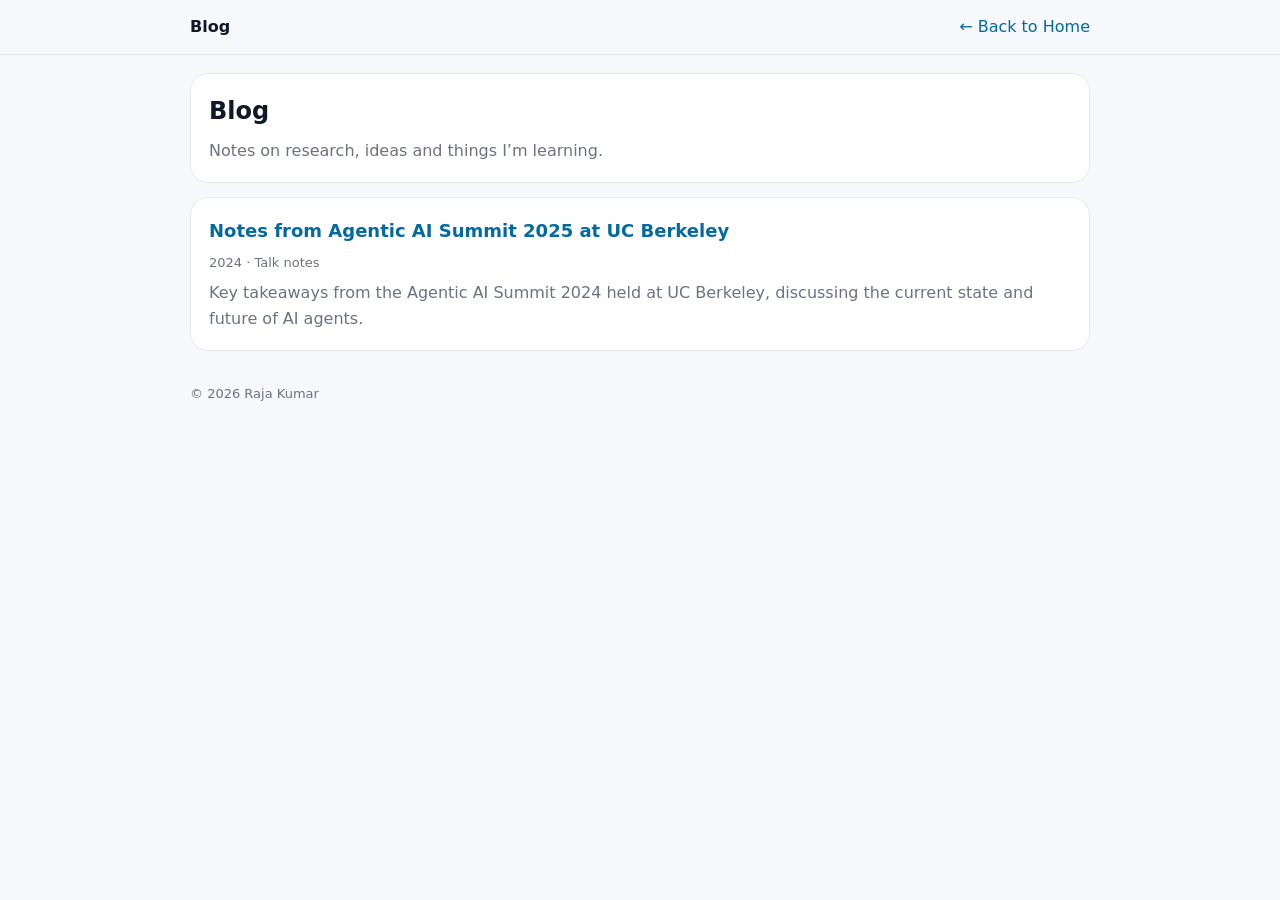
<file: blog.html>
<!doctype html>
<html lang="en">
<head>
  <meta charset="utf-8" />
  <meta name="viewport" content="width=device-width,initial-scale=1" />
  <title>Blog</title>
  <meta name="description" content="Blog posts by Raja Kumar" />

  <style>
    :root{
      --bg:#0b0d10; --panel:#0f1217; --text:#e9eef5; --muted:#aab6c5;
      --line:#1f2631; --link:#7dd3fc;
      --radius:18px; --max:900px;
    }
    @media (prefers-color-scheme: light){
      :root{
        --bg:#f7f8fb; --panel:#ffffff; --text:#111827; --muted:#6b7280;
        --line:#e5e7eb; --link:#0369a1;
      }
    }

    body{
      margin:0;
      font:16px/1.65 system-ui,-apple-system,Segoe UI,Roboto,Helvetica,Arial;
      background:var(--bg);
      color:var(--text);
    }
    a{color:var(--link);text-decoration:none}
    a:hover{text-decoration:underline}

    header{
      position:sticky; top:0;
      border-bottom:1px solid var(--line);
      background:var(--bg);
    }
    .bar{
      max-width:var(--max);
      margin:0 auto;
      padding:14px 18px;
      display:flex;
      justify-content:space-between;
      align-items:center;
    }

    main{
      max-width:var(--max);
      margin:0 auto;
      padding:18px;
    }

    .card{
      background:var(--panel);
      border:1px solid var(--line);
      border-radius:var(--radius);
      padding:18px;
      margin-bottom:14px;
    }

    .post-link h2{
      margin:0 0 6px;
      font-size:18px;
    }
    .meta{
      font-size:13px;
      color:var(--muted);
      margin-bottom:6px;
    }
    .desc{
      margin:0;
      color:var(--muted);
    }

    footer{
      max-width:var(--max);
      margin:0 auto;
      padding:0 18px 26px;
      color:var(--muted);
      font-size:13px;
    }
  </style>
</head>

<body>
  <header>
    <div class="bar">
      <strong>Blog</strong>
      <a href="index.html">← Back to Home</a>
    </div>
  </header>

  <main>
    <section class="card">
      <h1 style="margin:0 0 6px">Blog</h1>
      <p class="desc">Notes on research, ideas and things I’m learning.</p>
    </section>

    <!-- BLOG POST LINKS (add new posts at the top) -->

    <article class="card post-link">
      <h2>
        <a href="posts/Berkley_AI_summit.html">
          Notes from Agentic AI Summit 2025 at UC Berkeley
        </a>
      </h2>
      <div class="meta">2024 · Talk notes</div>
      <p class="desc">
        Key takeaways from the Agentic AI Summit 2024 held at UC Berkeley,
        discussing the current state and future of AI agents.
      </p>
    </article>

    <!-- Copy this block for each new post -->
    <!--
    <article class="card post-link">
      <h2>
        <a href="posts/your-post-name.html">Post title</a>
      </h2>
      <div class="meta">YYYY · category</div>
      <p class="desc">
        1–2 sentence description of what the post is about.
      </p>
    </article>
    -->

  </main>

  <footer>
    © <span id="y"></span> Raja Kumar
  </footer>

  <script>
    document.getElementById("y").textContent = new Date().getFullYear();
  </script>
</body>
</html>
</file>
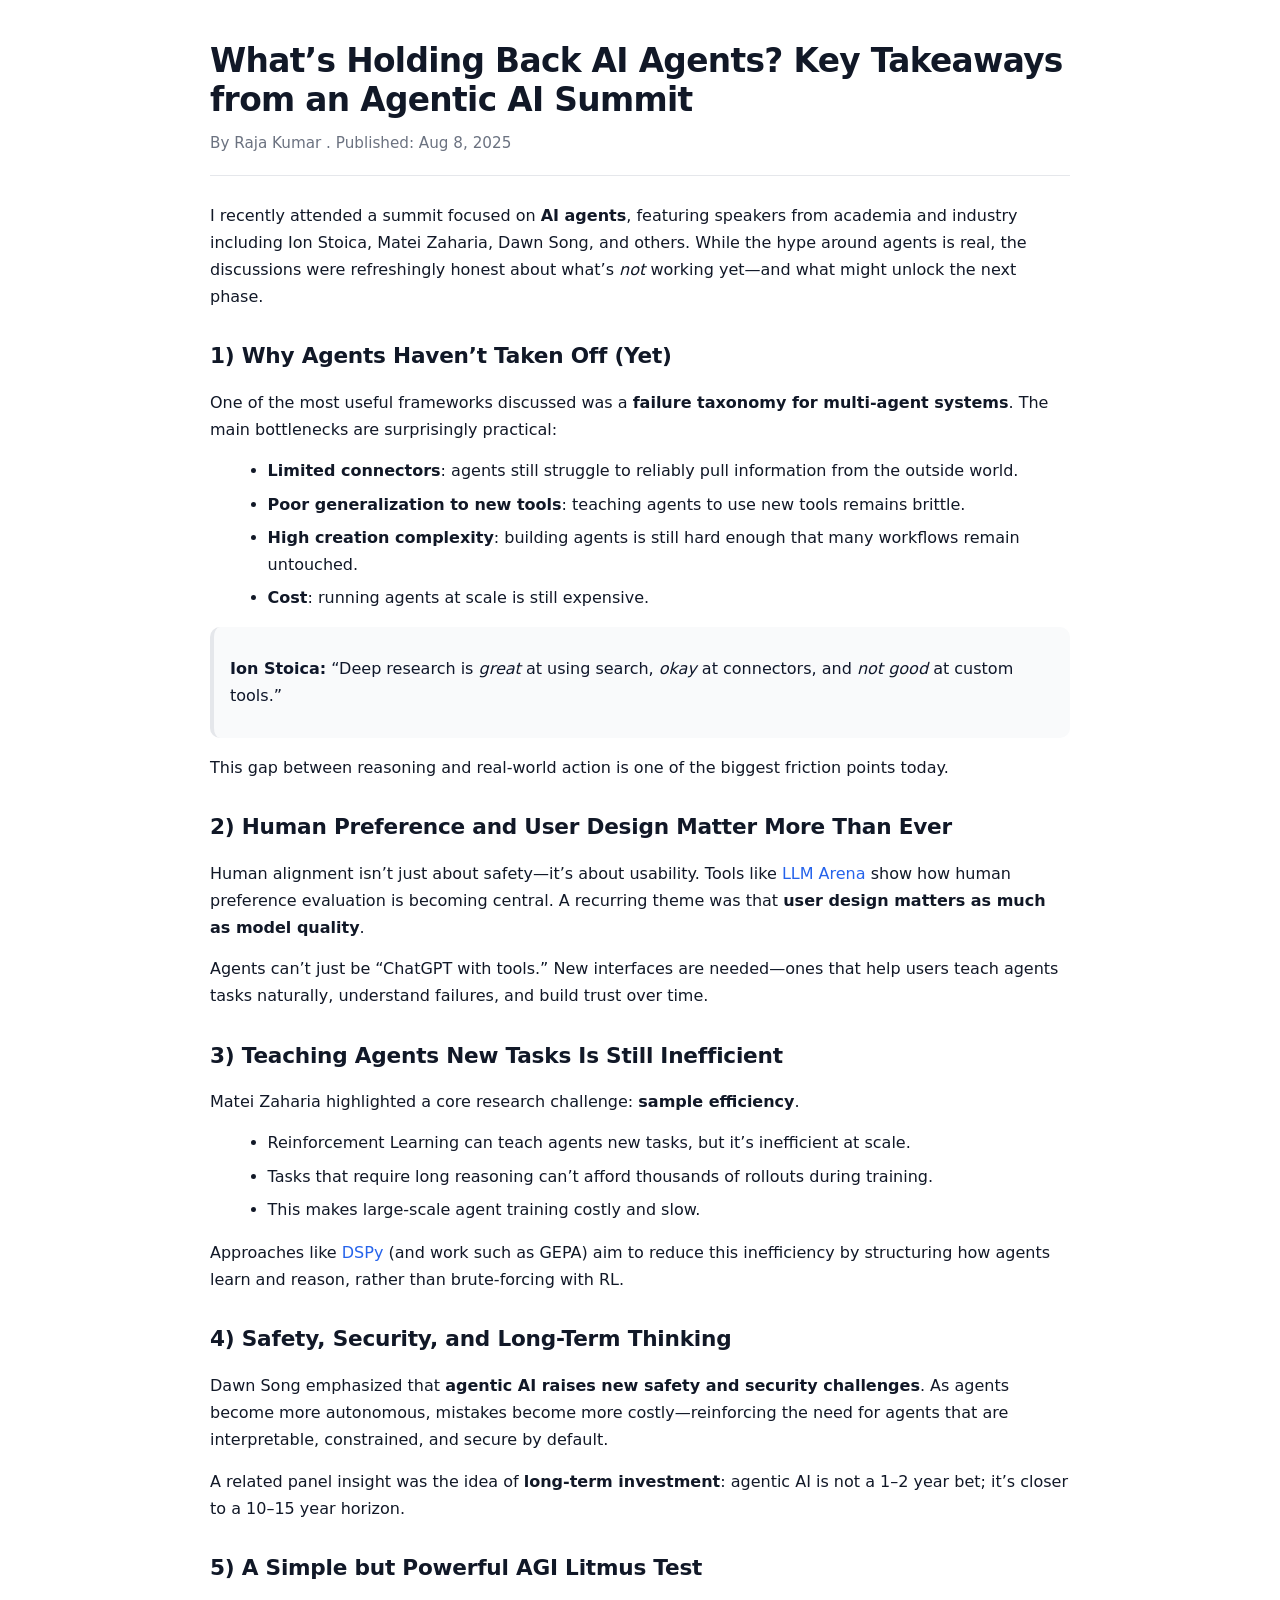
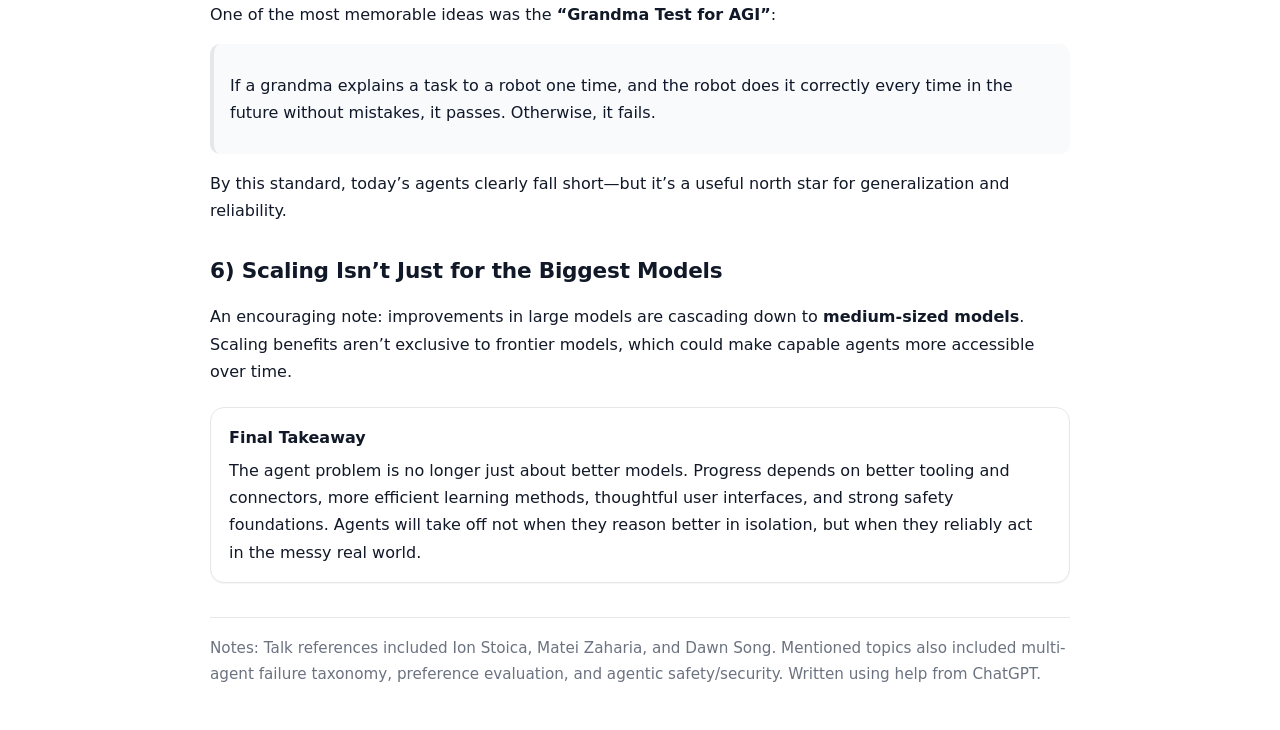
<file: posts/Berkley_AI_summit.html>
<!doctype html>
<html lang="en">
<head>
  <meta charset="utf-8" />
  <meta name="viewport" content="width=device-width, initial-scale=1" />
  <title>What’s Holding Back AI Agents? Key Takeaways from Agentic AI Summit by Berkley RDI</title>
  <meta name="description" content="Key takeaways from an Agentic AI summit: why agents haven't taken off, the importance of UX, sample efficiency, safety, and the 'Grandma Test' for AGI." />
  <style>
    :root{
      --bg:#ffffff;
      --fg:#111827;
      --muted:#6b7280;
      --border:#e5e7eb;
      --card:#f9fafb;
      --link:#2563eb;
      --quote:#0f172a;
    }
    body{
      margin:0;
      background:var(--bg);
      color:var(--fg);
      font-family: ui-sans-serif, system-ui, -apple-system, Segoe UI, Roboto, Helvetica, Arial, "Apple Color Emoji","Segoe UI Emoji";
      line-height:1.7;
    }
    .container{
      max-width: 860px;
      margin: 0 auto;
      padding: 42px 20px;
    }
    header{
      margin-bottom: 26px;
      padding-bottom: 18px;
      border-bottom: 1px solid var(--border);
    }
    h1{
      font-size: 2.05rem;
      line-height: 1.2;
      margin: 0 0 10px;
      letter-spacing: -0.02em;
    }
    .meta{
      color: var(--muted);
      font-size: 0.95rem;
    }
    article p{
      margin: 14px 0;
    }
    h2{
      margin: 28px 0 10px;
      font-size: 1.35rem;
      letter-spacing: -0.01em;
    }
    ul{
      margin: 10px 0 16px 1.1rem;
    }
    li{ margin: 6px 0; }
    a{ color:var(--link); text-decoration:none; }
    a:hover{ text-decoration:underline; }
    blockquote{
      margin: 16px 0;
      padding: 14px 16px;
      background: var(--card);
      border-left: 4px solid var(--border);
      color: var(--quote);
      border-radius: 10px;
    }
    .callout{
      margin-top: 22px;
      padding: 16px 18px;
      border: 1px solid var(--border);
      background: #fff;
      border-radius: 14px;
      box-shadow: 0 1px 0 rgba(17,24,39,0.04);
    }
    .callout strong{
      display:block;
      margin-bottom: 6px;
    }
    footer{
      margin-top: 34px;
      padding-top: 18px;
      border-top: 1px solid var(--border);
      color: var(--muted);
      font-size: 0.95rem;
    }
  </style>
</head>

<body>
  <main class="container">
    <header>
      <h1>What’s Holding Back AI Agents? Key Takeaways from an Agentic AI Summit</h1>
      <div class="meta">
        <span>By Raja Kumar</span> . <span>Published: Aug 8, 2025</span>
      </div>
    </header>

    <article>
      <p>
        I recently attended a summit focused on <strong>AI agents</strong>, featuring speakers from academia and
        industry including Ion Stoica, Matei Zaharia, Dawn Song, and others. While the hype around agents is real,
        the discussions were refreshingly honest about what’s <em>not</em> working yet—and what might unlock the next phase.
      </p>

      <h2>1) Why Agents Haven’t Taken Off (Yet)</h2>
      <p>
        One of the most useful frameworks discussed was a <strong>failure taxonomy for multi-agent systems</strong>.
        The main bottlenecks are surprisingly practical:
      </p>
      <ul>
        <li><strong>Limited connectors</strong>: agents still struggle to reliably pull information from the outside world.</li>
        <li><strong>Poor generalization to new tools</strong>: teaching agents to use new tools remains brittle.</li>
        <li><strong>High creation complexity</strong>: building agents is still hard enough that many workflows remain untouched.</li>
        <li><strong>Cost</strong>: running agents at scale is still expensive.</li>
      </ul>

      <blockquote>
        <p><strong>Ion Stoica:</strong> “Deep research is <em>great</em> at using search, <em>okay</em> at connectors, and <em>not good</em> at custom tools.”</p>
      </blockquote>

      <p>
        This gap between reasoning and real-world action is one of the biggest friction points today.
      </p>

      <h2>2) Human Preference and User Design Matter More Than Ever</h2>
      <p>
        Human alignment isn’t just about safety—it’s about usability. Tools like
        <a href="https://lmarena.ai/leaderboard" target="_blank" rel="noreferrer noopener">LLM Arena</a>
        show how human preference evaluation is becoming central. A recurring theme was that
        <strong>user design matters as much as model quality</strong>.
      </p>
      <p>
        Agents can’t just be “ChatGPT with tools.” New interfaces are needed—ones that help users teach agents tasks
        naturally, understand failures, and build trust over time.
      </p>

      <h2>3) Teaching Agents New Tasks Is Still Inefficient</h2>
      <p>
        Matei Zaharia highlighted a core research challenge: <strong>sample efficiency</strong>.
      </p>
      <ul>
        <li>Reinforcement Learning can teach agents new tasks, but it’s inefficient at scale.</li>
        <li>Tasks that require long reasoning can’t afford thousands of rollouts during training.</li>
        <li>This makes large-scale agent training costly and slow.</li>
      </ul>
      <p>
        Approaches like <a href="https://dspy.ai" target="_blank" rel="noreferrer noopener">DSPy</a> (and work such as GEPA)
        aim to reduce this inefficiency by structuring how agents learn and reason, rather than brute-forcing with RL.
      </p>

      <h2>4) Safety, Security, and Long-Term Thinking</h2>
      <p>
        Dawn Song emphasized that <strong>agentic AI raises new safety and security challenges</strong>.
        As agents become more autonomous, mistakes become more costly—reinforcing the need for agents that are
        interpretable, constrained, and secure by default.
      </p>
      <p>
        A related panel insight was the idea of <strong>long-term investment</strong>: agentic AI is not a 1–2 year bet;
        it’s closer to a 10–15 year horizon.
      </p>

      <h2>5) A Simple but Powerful AGI Litmus Test</h2>
      <p>
        One of the most memorable ideas was the <strong>“Grandma Test for AGI”</strong>:
      </p>
      <blockquote>
        <p>
          If a grandma explains a task to a robot one time, and the robot does it correctly every time in the future
          without mistakes, it passes. Otherwise, it fails.
        </p>
      </blockquote>
      <p>
        By this standard, today’s agents clearly fall short—but it’s a useful north star for generalization and reliability.
      </p>

      <h2>6) Scaling Isn’t Just for the Biggest Models</h2>
      <p>
        An encouraging note: improvements in large models are cascading down to <strong>medium-sized models</strong>.
        Scaling benefits aren’t exclusive to frontier models, which could make capable agents more accessible over time.
      </p>

      <section class="callout">
        <strong>Final Takeaway</strong>
        <p style="margin:0;">
          The agent problem is no longer just about better models. Progress depends on better tooling and connectors,
          more efficient learning methods, thoughtful user interfaces, and strong safety foundations. Agents will take off
          not when they reason better in isolation, but when they reliably act in the messy real world.
        </p>
      </section>

      <footer>
        <p style="margin:0;">
          Notes: Talk references included Ion Stoica, Matei Zaharia, and Dawn Song. Mentioned topics also included
          multi-agent failure taxonomy, preference evaluation, and agentic safety/security. Written using help from ChatGPT.
        </p>
      </footer>
    </article>
  </main>
</body>
</html>
</file>
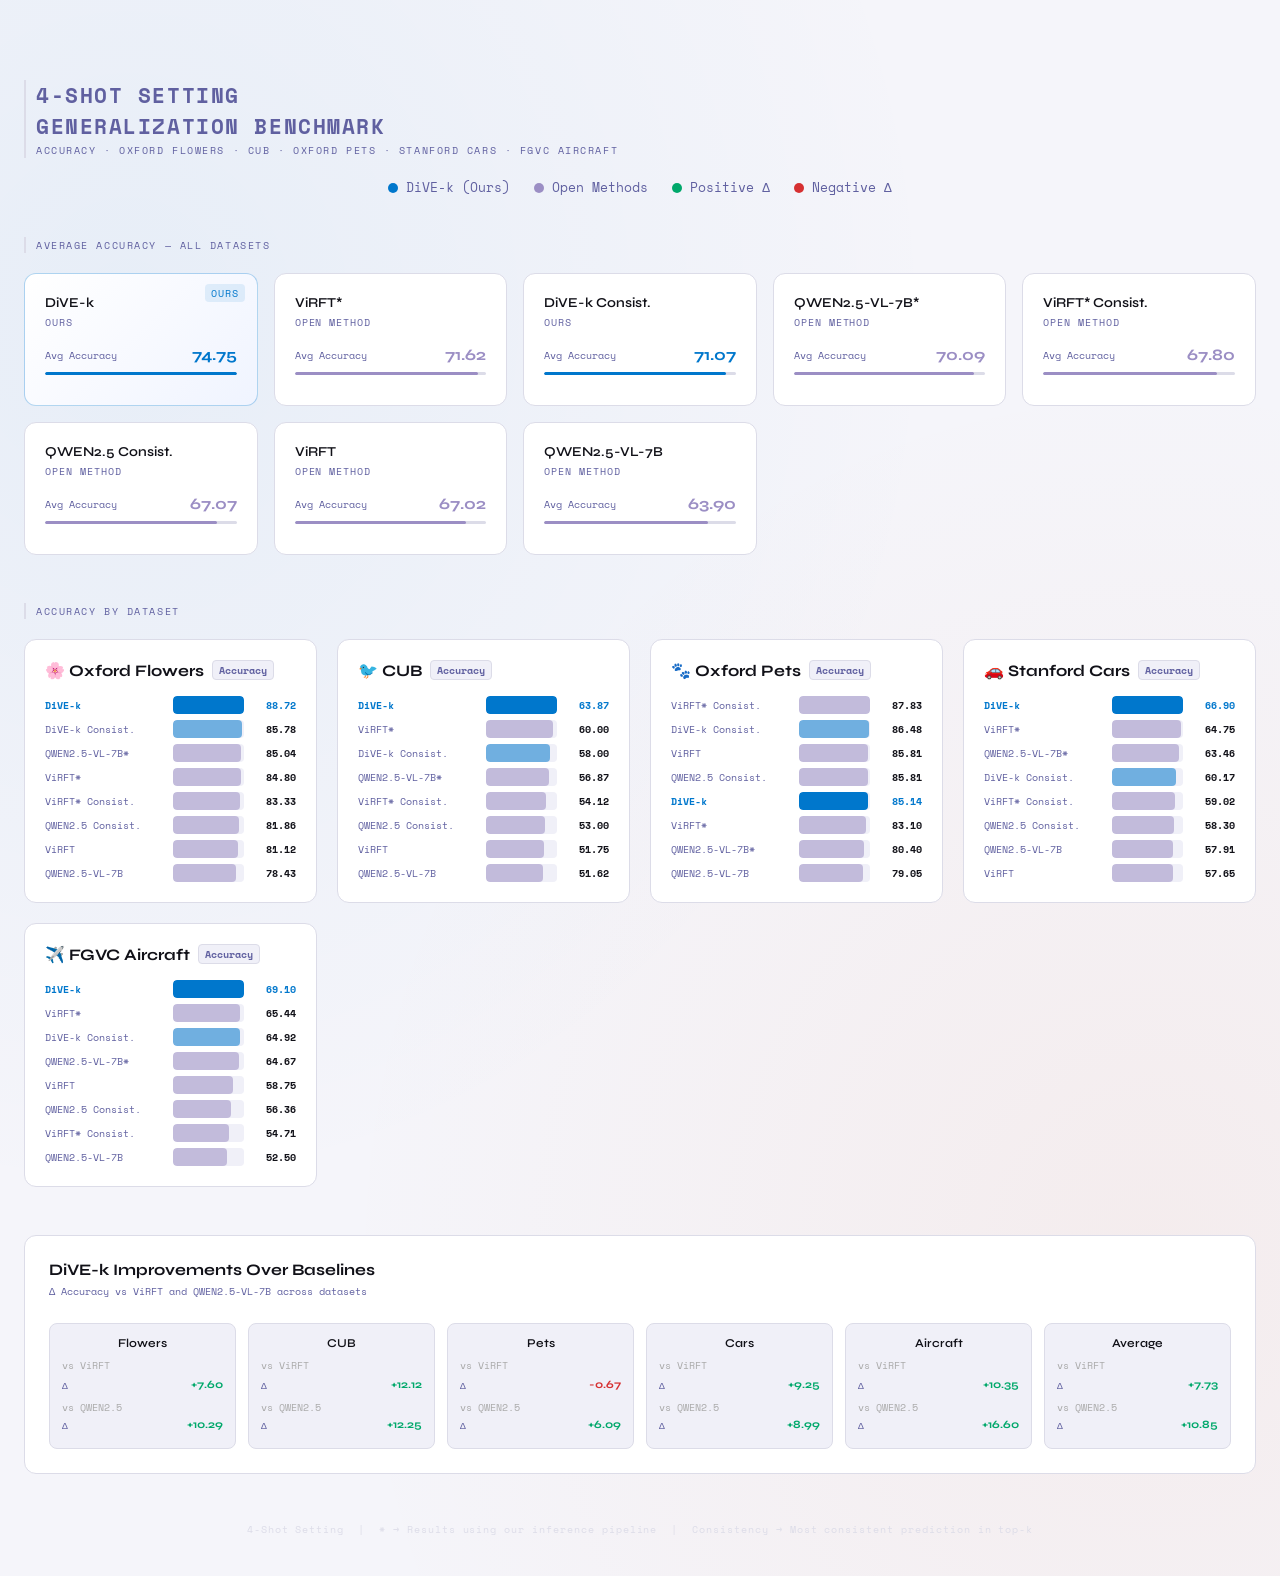
<file: projects/4_shot_results.html>
<!DOCTYPE html>
<html lang="en">
<head>
<meta charset="UTF-8">
<meta name="viewport" content="width=device-width, initial-scale=1.0">
<title>4-Shot Generalization Benchmark</title>
<link href="https://fonts.googleapis.com/css2?family=Space+Mono:wght@400;700&family=Syne:wght@400;600;800&display=swap" rel="stylesheet">
<style>
  :root {
    --bg: #f5f5fa;
    --surface: #ffffff;
    --surface2: #f0f0f8;
    --border: #dcdce8;
    --accent: #0077cc;
    --accent2: #e85d20;
    --gold: #d4a000;
    --green: #00a86b;
    --red: #d63031;
    --text: #111118;
    --muted: #6060a0;
  }

  * { box-sizing: border-box; margin: 0; padding: 0; }

  body {
    background: var(--bg);
    color: var(--text);
    font-family: 'Syne', sans-serif;
    min-height: 100vh;
    padding: 40px 24px;
    background-image:
      radial-gradient(ellipse at 10% 20%, rgba(0,119,204,0.06) 0%, transparent 50%),
      radial-gradient(ellipse at 90% 80%, rgba(232,93,32,0.06) 0%, transparent 50%);
  }

  .header { text-align: center; margin-bottom: 48px; }
  .header h1 {
    font-size: clamp(1.6rem, 4vw, 2.8rem);
    font-weight: 800;
    letter-spacing: -0.02em;
    background: linear-gradient(135deg, var(--accent) 0%, var(--accent2) 100%);
    -webkit-background-clip: text;
    -webkit-text-fill-color: transparent;
    background-clip: text;
    line-height: 1.1;
    margin-bottom: 10px;
  }
  .header p {
    color: var(--muted);
    font-family: 'Space Mono', monospace;
    font-size: 0.75rem;
    letter-spacing: 0.1em;
    text-transform: uppercase;
  }

  .legend {
    display: flex;
    gap: 24px;
    justify-content: center;
    flex-wrap: wrap;
    margin-bottom: 40px;
  }
  .legend-item {
    display: flex;
    align-items: center;
    gap: 8px;
    font-size: 0.8rem;
    font-family: 'Space Mono', monospace;
    color: var(--muted);
  }
  .legend-dot { width: 10px; height: 10px; border-radius: 50%; }

  .section-title {
    font-family: 'Space Mono', monospace;
    font-size: 0.65rem;
    text-transform: uppercase;
    letter-spacing: 0.15em;
    color: var(--muted);
    border-left: 2px solid var(--border);
    padding-left: 10px;
    margin-bottom: 20px;
    margin-top: 40px;
  }

  /* OVERVIEW CARDS */
  .overview-grid {
    display: grid;
    grid-template-columns: repeat(auto-fit, minmax(200px, 1fr));
    gap: 16px;
    margin-bottom: 48px;
  }
  .metric-card {
    background: var(--surface);
    border: 1px solid var(--border);
    border-radius: 12px;
    padding: 20px;
    position: relative;
    overflow: hidden;
    transition: transform 0.2s, border-color 0.2s;
  }
  .metric-card:hover { transform: translateY(-2px); border-color: var(--accent); }
  .metric-card.highlight { border-color: rgba(0,119,204,0.3); background: linear-gradient(135deg, #fff, #f0f4ff); }
  .metric-card.highlight::before {
    content: 'OURS';
    position: absolute; top: 10px; right: 12px;
    font-family: 'Space Mono', monospace;
    font-size: 0.6rem;
    color: var(--accent);
    letter-spacing: 0.1em;
    background: rgba(0,119,204,0.1);
    padding: 2px 6px;
    border-radius: 4px;
  }
  .card-name { font-size: 0.85rem; font-weight: 600; color: var(--text); margin-bottom: 4px; }
  .card-category {
    font-family: 'Space Mono', monospace;
    font-size: 0.6rem;
    color: var(--muted);
    text-transform: uppercase;
    letter-spacing: 0.1em;
    margin-bottom: 16px;
  }
  .metric-row { display: flex; justify-content: space-between; align-items: center; margin-bottom: 8px; }
  .metric-label { font-family: 'Space Mono', monospace; font-size: 0.65rem; color: var(--muted); }
  .metric-value { font-weight: 700; font-size: 1rem; }
  .metric-bar-wrap { height: 3px; background: var(--border); border-radius: 2px; margin-top: 4px; margin-bottom: 10px; overflow: hidden; }
  .metric-bar { height: 100%; border-radius: 2px; transition: width 1.2s cubic-bezier(.4,0,.2,1); }

  /* DATASET BREAKDOWN */
  .datasets-grid {
    display: grid;
    grid-template-columns: repeat(auto-fit, minmax(280px, 1fr));
    gap: 20px;
    margin-bottom: 48px;
  }
  .dataset-card {
    background: var(--surface);
    border: 1px solid var(--border);
    border-radius: 12px;
    padding: 20px;
  }
  .dataset-title {
    font-size: 1rem;
    font-weight: 700;
    margin-bottom: 16px;
    display: flex;
    align-items: center;
    gap: 8px;
  }
  .dataset-badge {
    font-family: 'Space Mono', monospace;
    font-size: 0.6rem;
    background: var(--surface2);
    border: 1px solid var(--border);
    padding: 2px 6px;
    border-radius: 4px;
    color: var(--muted);
  }
  .bar-chart { display: flex; flex-direction: column; gap: 6px; }
  .bar-row {
    display: grid;
    grid-template-columns: 120px 1fr 44px;
    align-items: center;
    gap: 8px;
    font-size: 0.75rem;
  }
  .bar-name {
    font-family: 'Space Mono', monospace;
    font-size: 0.62rem;
    color: var(--muted);
    white-space: nowrap;
    overflow: hidden;
    text-overflow: ellipsis;
  }
  .bar-track { height: 18px; background: var(--surface2); border-radius: 4px; overflow: hidden; position: relative; }
  .bar-fill { height: 100%; border-radius: 4px; transition: width 1.2s cubic-bezier(.4,0,.2,1); position: relative; }
  .bar-score { font-family: 'Space Mono', monospace; font-size: 0.65rem; color: var(--text); font-weight: 700; text-align: right; }
  .bar-row.our-method .bar-name { color: var(--accent); font-weight: 700; }
  .bar-row.our-method .bar-score { color: var(--accent); }

  /* DELTA */
  .delta-container {
    background: var(--surface);
    border: 1px solid var(--border);
    border-radius: 12px;
    padding: 24px;
    margin-bottom: 48px;
  }
  .delta-title { font-size: 1rem; font-weight: 700; margin-bottom: 4px; }
  .delta-subtitle { font-family: 'Space Mono', monospace; font-size: 0.65rem; color: var(--muted); margin-bottom: 24px; }
  .delta-grid { display: grid; grid-template-columns: repeat(auto-fit, minmax(130px, 1fr)); gap: 12px; }
  .delta-cell {
    background: var(--surface2);
    border: 1px solid var(--border);
    border-radius: 8px;
    padding: 12px;
    text-align: center;
  }
  .delta-dataset { font-size: 0.75rem; font-weight: 600; margin-bottom: 8px; }
  .delta-metric { display: flex; justify-content: space-between; margin-bottom: 4px; font-size: 0.7rem; }
  .delta-metric-label { color: var(--muted); font-family: 'Space Mono', monospace; font-size: 0.6rem; }
  .pos { color: var(--green); font-weight: 700; }
  .neg { color: var(--red); font-weight: 700; }

  .bar-fill, .metric-bar { width: 0; }

  footer {
    text-align: center;
    font-family: 'Space Mono', monospace;
    font-size: 0.6rem;
    color: var(--border);
    margin-top: 48px;
    letter-spacing: 0.1em;
  }
</style>
</head>
<body>

<div class="section-title">
  <h1>4-Shot Setting<br>Generalization Benchmark</h1>
  <p>Accuracy · Oxford Flowers · CUB · Oxford Pets · Stanford Cars · FGVC Aircraft</p>
</div>

<div class="legend">
  <div class="legend-item"><div class="legend-dot" style="background:#0077cc"></div>DiVE-k (Ours)</div>
  <div class="legend-item"><div class="legend-dot" style="background:#9b8ec4"></div>Open Methods</div>
  <div class="legend-item"><div class="legend-dot" style="background:#00a86b"></div>Positive Δ</div>
  <div class="legend-item"><div class="legend-dot" style="background:#d63031"></div>Negative Δ</div>
</div>

<!-- OVERVIEW CARDS -->
<div class="section-title">Average Accuracy — All Datasets</div>
<div class="overview-grid" id="overviewGrid"></div>

<!-- DATASET BREAKDOWN -->
<div class="section-title">Accuracy by Dataset</div>
<div class="datasets-grid" id="datasetsGrid"></div>

<!-- DELTA -->
<div class="delta-container">
  <div class="delta-title">DiVE-k Improvements Over Baselines</div>
  <div class="delta-subtitle">Δ Accuracy vs ViRFT and QWEN2.5-VL-7B across datasets</div>
  <div class="delta-grid" id="deltaGrid"></div>
</div>

<footer>4-Shot Setting &nbsp;|&nbsp; * → Results using our inference pipeline &nbsp;|&nbsp; Consistency → Most consistent prediction in top-k</footer>

<script>
const methods = [
  { name: 'ViRFT*',           cat: 'Open Method',  color: '#9b8ec4', score: 71.62 },
  { name: 'QWEN2.5-VL-7B*',   cat: 'Open Method',  color: '#9b8ec4', score: 70.09 },
  { name: 'DiVE-k',           cat: 'Ours',         color: '#0077cc', score: 74.75, ours: true },
  { name: 'ViRFT* Consist.',  cat: 'Open Method',  color: '#9b8ec4', score: 67.80 },
  { name: 'ViRFT',            cat: 'Open Method',  color: '#9b8ec4', score: 67.02 },
  { name: 'QWEN2.5 Consist.', cat: 'Open Method',  color: '#9b8ec4', score: 67.07 },
  { name: 'QWEN2.5-VL-7B',   cat: 'Open Method',  color: '#9b8ec4', score: 63.90 },
  { name: 'DiVE-k Consist.',  cat: 'Ours',         color: '#0077cc', score: 71.07 },
];

// Sort descending
methods.sort((a, b) => b.score - a.score);

const og = document.getElementById('overviewGrid');
const maxScore = Math.max(...methods.map(m => m.score));
methods.forEach(m => {
  const card = document.createElement('div');
  card.className = 'metric-card' + (m.ours ? ' highlight' : '');
  card.innerHTML = `
    <div class="card-name">${m.name}</div>
    <div class="card-category">${m.cat}</div>
    <div class="metric-row">
      <span class="metric-label">Avg Accuracy</span>
      <span class="metric-value" style="color:${m.color}">${m.score.toFixed(2)}</span>
    </div>
    <div class="metric-bar-wrap">
      <div class="metric-bar" data-w="${(m.score / maxScore * 100).toFixed(1)}" style="background:${m.color}"></div>
    </div>
  `;
  og.appendChild(card);
});

// Dataset breakdown
const datasets = [
  { name: 'Oxford Flowers', icon: '🌸',
    rows: [
      { name: 'DiVE-k',          score: 88.72, color: '#0077cc', ours: true },
      { name: 'QWEN2.5-VL-7B*',  score: 85.04, color: '#9b8ec4' },
      { name: 'ViRFT*',          score: 84.80, color: '#9b8ec4' },
      { name: 'ViRFT',           score: 81.12, color: '#9b8ec4' },
      { name: 'QWEN2.5 Consist.',score: 81.86, color: '#9b8ec4' },
      { name: 'ViRFT* Consist.', score: 83.33, color: '#9b8ec4' },
      { name: 'QWEN2.5-VL-7B',   score: 78.43, color: '#9b8ec4' },
      { name: 'DiVE-k Consist.', score: 85.78, color: '#0077cc' },
    ]
  },
  { name: 'CUB', icon: '🐦',
    rows: [
      { name: 'DiVE-k',          score: 63.87, color: '#0077cc', ours: true },
      { name: 'ViRFT*',          score: 60.00, color: '#9b8ec4' },
      { name: 'QWEN2.5-VL-7B*',  score: 56.87, color: '#9b8ec4' },
      { name: 'ViRFT* Consist.', score: 54.12, color: '#9b8ec4' },
      { name: 'QWEN2.5 Consist.',score: 53.00, color: '#9b8ec4' },
      { name: 'ViRFT',           score: 51.75, color: '#9b8ec4' },
      { name: 'QWEN2.5-VL-7B',   score: 51.62, color: '#9b8ec4' },
      { name: 'DiVE-k Consist.', score: 58.00, color: '#0077cc' },
    ]
  },
  { name: 'Oxford Pets', icon: '🐾',
    rows: [
      { name: 'ViRFT* Consist.', score: 87.83, color: '#9b8ec4' },
      { name: 'ViRFT*',          score: 83.10, color: '#9b8ec4' },
      { name: 'DiVE-k Consist.', score: 86.48, color: '#0077cc' },
      { name: 'DiVE-k',          score: 85.14, color: '#0077cc', ours: true },
      { name: 'ViRFT',           score: 85.81, color: '#9b8ec4' },
      { name: 'QWEN2.5 Consist.',score: 85.81, color: '#9b8ec4' },
      { name: 'QWEN2.5-VL-7B*',  score: 80.40, color: '#9b8ec4' },
      { name: 'QWEN2.5-VL-7B',   score: 79.05, color: '#9b8ec4' },
    ]
  },
  { name: 'Stanford Cars', icon: '🚗',
    rows: [
      { name: 'DiVE-k',          score: 66.90, color: '#0077cc', ours: true },
      { name: 'ViRFT*',          score: 64.75, color: '#9b8ec4' },
      { name: 'QWEN2.5-VL-7B*',  score: 63.46, color: '#9b8ec4' },
      { name: 'DiVE-k Consist.', score: 60.17, color: '#0077cc' },
      { name: 'ViRFT* Consist.', score: 59.02, color: '#9b8ec4' },
      { name: 'QWEN2.5 Consist.',score: 58.30, color: '#9b8ec4' },
      { name: 'ViRFT',           score: 57.65, color: '#9b8ec4' },
      { name: 'QWEN2.5-VL-7B',   score: 57.91, color: '#9b8ec4' },
    ]
  },
  { name: 'FGVC Aircraft', icon: '✈️',
    rows: [
      { name: 'DiVE-k',          score: 69.10, color: '#0077cc', ours: true },
      { name: 'ViRFT*',          score: 65.44, color: '#9b8ec4' },
      { name: 'QWEN2.5-VL-7B*',  score: 64.67, color: '#9b8ec4' },
      { name: 'DiVE-k Consist.', score: 64.92, color: '#0077cc' },
      { name: 'ViRFT* Consist.', score: 54.71, color: '#9b8ec4' },
      { name: 'QWEN2.5 Consist.',score: 56.36, color: '#9b8ec4' },
      { name: 'ViRFT',           score: 58.75, color: '#9b8ec4' },
      { name: 'QWEN2.5-VL-7B',   score: 52.50, color: '#9b8ec4' },
    ]
  },
];

const dg = document.getElementById('datasetsGrid');
datasets.forEach(ds => {
  // sort rows descending
  ds.rows.sort((a, b) => b.score - a.score);
  const maxVal = Math.max(...ds.rows.map(r => r.score));
  const card = document.createElement('div');
  card.className = 'dataset-card';
  const rows = ds.rows.map(r => `
    <div class="bar-row ${r.ours ? 'our-method' : ''}">
      <div class="bar-name">${r.name}</div>
      <div class="bar-track">
        <div class="bar-fill" data-w="${(r.score / maxVal * 100).toFixed(1)}" style="background:${r.color}${r.ours ? '' : '88'}"></div>
      </div>
      <div class="bar-score">${r.score.toFixed(2)}</div>
    </div>
  `).join('');
  card.innerHTML = `
    <div class="dataset-title">${ds.icon} ${ds.name} <span class="dataset-badge">Accuracy</span></div>
    <div class="bar-chart">${rows}</div>
  `;
  dg.appendChild(card);
});

// Delta grid
const deltas = [
  { dataset: 'Flowers',  vsViRFT: '+7.60',  vsQWEN: '+10.29' },
  { dataset: 'CUB',      vsViRFT: '+12.12', vsQWEN: '+12.25' },
  { dataset: 'Pets',     vsViRFT: '-0.67',  vsQWEN: '+6.09'  },
  { dataset: 'Cars',     vsViRFT: '+9.25',  vsQWEN: '+8.99'  },
  { dataset: 'Aircraft', vsViRFT: '+10.35', vsQWEN: '+16.60' },
  { dataset: 'Average',  vsViRFT: '+7.73',  vsQWEN: '+10.85' },
];

const dGrid = document.getElementById('deltaGrid');
deltas.forEach(d => {
  const cell = document.createElement('div');
  cell.className = 'delta-cell';
  const fmt = v => `<span class="${v.startsWith('-') ? 'neg' : 'pos'}">${v}</span>`;
  cell.innerHTML = `
    <div class="delta-dataset">${d.dataset}</div>
    <div style="font-family:'Space Mono',monospace;font-size:0.6rem;color:#aaa;margin-bottom:6px;text-align:left">vs ViRFT</div>
    <div class="delta-metric"><span class="delta-metric-label">Δ</span>${fmt(d.vsViRFT)}</div>
    <div style="font-family:'Space Mono',monospace;font-size:0.6rem;color:#aaa;margin:8px 0 4px;text-align:left">vs QWEN2.5</div>
    <div class="delta-metric"><span class="delta-metric-label">Δ</span>${fmt(d.vsQWEN)}</div>
  `;
  dGrid.appendChild(cell);
});

// Animate bars
requestAnimationFrame(() => {
  setTimeout(() => {
    document.querySelectorAll('[data-w]').forEach(el => {
      el.style.width = el.dataset.w + '%';
    });
  }, 100);
});
</script>
</body>
</html>
</file>
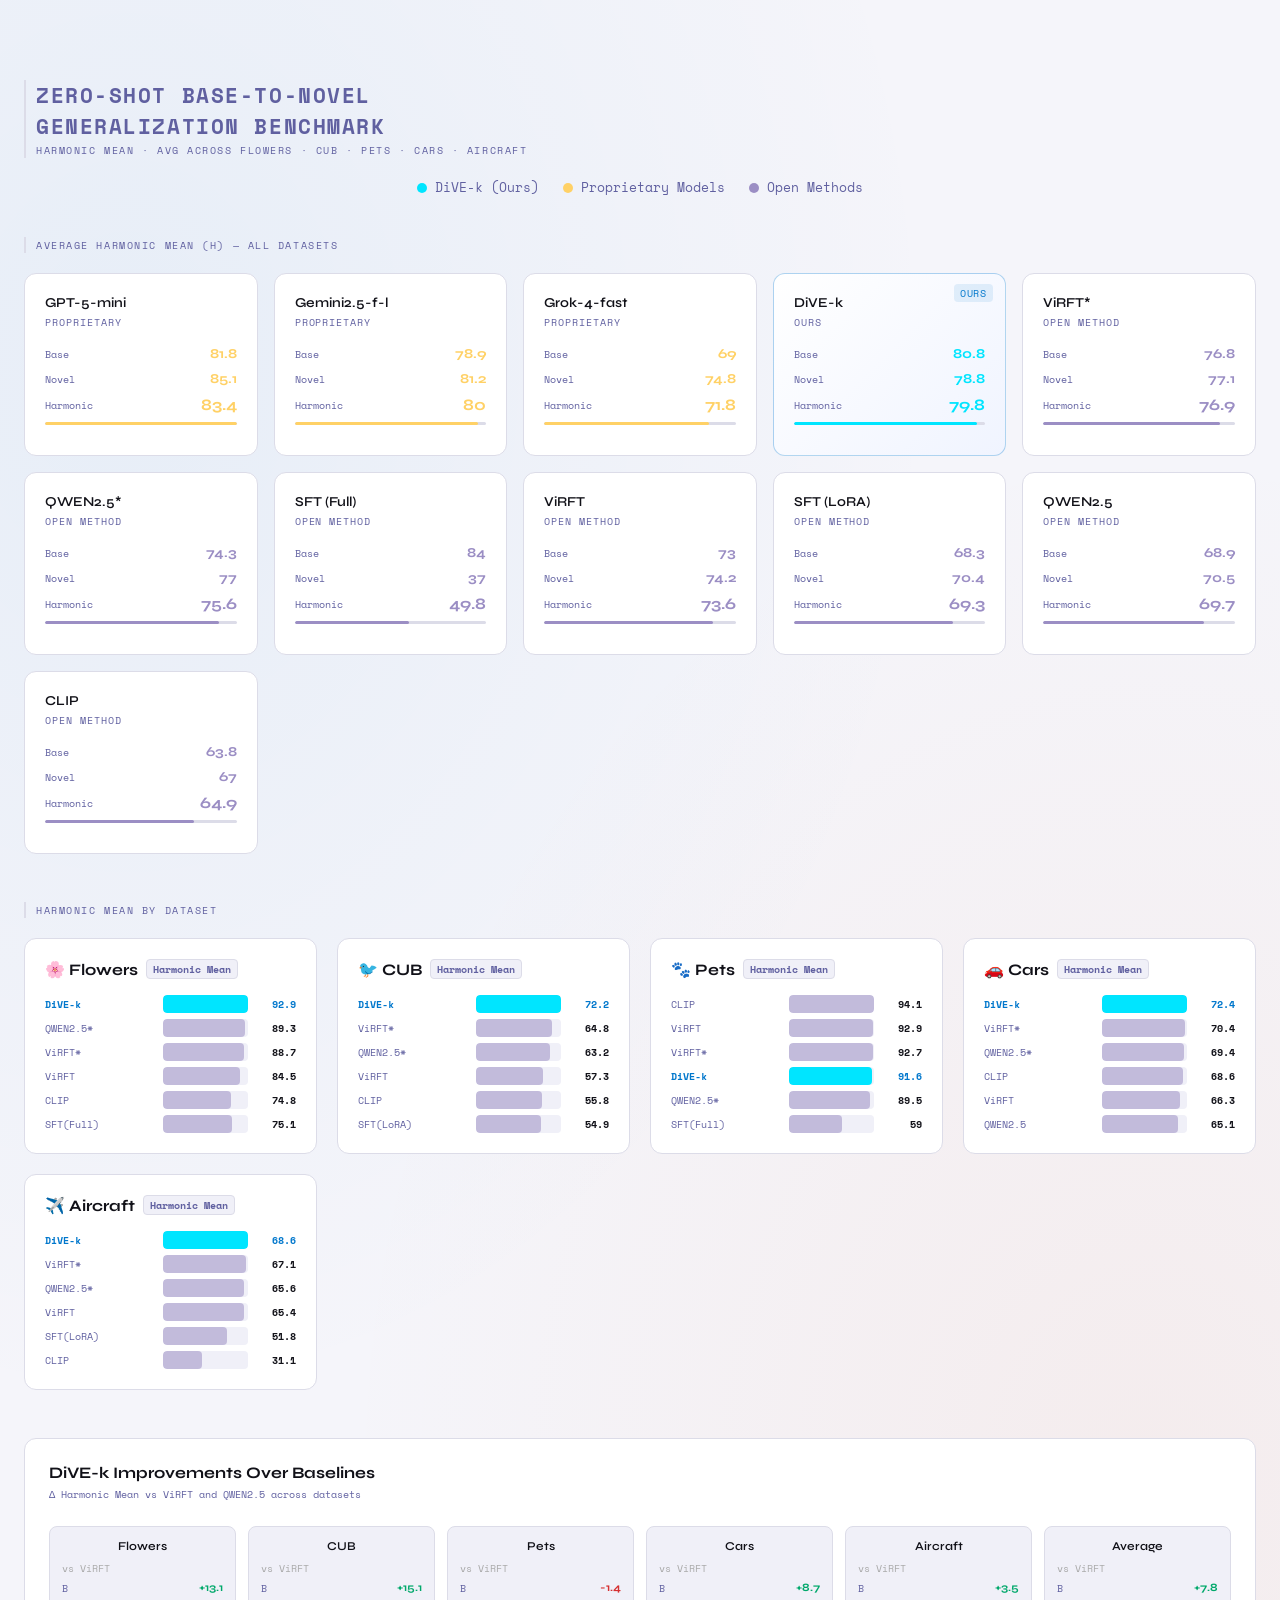
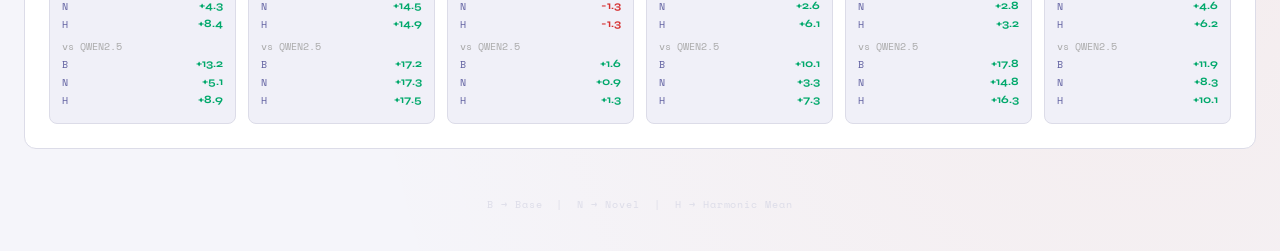
<file: projects/Results.html>
<!DOCTYPE html>
<html lang="en">
<head>
<meta charset="UTF-8">
<meta name="viewport" content="width=device-width, initial-scale=1.0">
<title>Zero-Shot Generalization Benchmark</title>
<link href="https://fonts.googleapis.com/css2?family=Space+Mono:wght@400;700&family=Syne:wght@400;600;800&display=swap" rel="stylesheet">
<style>
  :root {
    --bg: #f5f5fa;
    --surface: #ffffff;
    --surface2: #f0f0f8;
    --border: #dcdce8;
    --accent: #0077cc;
    --accent2: #e85d20;
    --gold: #d4a000;
    --green: #00a86b;
    --red: #d63031;
    --text: #111118;
    --muted: #6060a0;
  }

  * { box-sizing: border-box; margin: 0; padding: 0; }

  body {
    background: var(--bg);
    color: var(--text);
    font-family: 'Syne', sans-serif;
    min-height: 100vh;
    padding: 40px 24px;
    background-image: 
      radial-gradient(ellipse at 10% 20%, rgba(0,119,204,0.06) 0%, transparent 50%),
      radial-gradient(ellipse at 90% 80%, rgba(232,93,32,0.06) 0%, transparent 50%);
  }

  .header {
    text-align: center;
    margin-bottom: 48px;
  }

  .header h1 {
    font-size: clamp(1.6rem, 4vw, 2.8rem);
    font-weight: 800;
    letter-spacing: -0.02em;
    background: linear-gradient(135deg, var(--accent) 0%, var(--accent2) 100%);
    -webkit-background-clip: text;
    -webkit-text-fill-color: transparent;
    background-clip: text;
    line-height: 1.1;
    margin-bottom: 10px;
  }

  .header p {
    color: var(--muted);
    font-family: 'Space Mono', monospace;
    font-size: 0.75rem;
    letter-spacing: 0.1em;
    text-transform: uppercase;
  }

  .legend {
    display: flex;
    gap: 24px;
    justify-content: center;
    flex-wrap: wrap;
    margin-bottom: 40px;
  }

  .legend-item {
    display: flex;
    align-items: center;
    gap: 8px;
    font-size: 0.8rem;
    font-family: 'Space Mono', monospace;
    color: var(--muted);
  }

  .legend-dot {
    width: 10px; height: 10px;
    border-radius: 50%;
  }

  /* ---- SECTION TITLES ---- */
  .section-title {
    font-family: 'Space Mono', monospace;
    font-size: 0.65rem;
    text-transform: uppercase;
    letter-spacing: 0.15em;
    color: var(--muted);
    border-left: 2px solid var(--border);
    padding-left: 10px;
    margin-bottom: 20px;
    margin-top: 40px;
  }

  /* ---- RADAR / OVERVIEW CARDS ---- */
  .overview-grid {
    display: grid;
    grid-template-columns: repeat(auto-fit, minmax(200px, 1fr));
    gap: 16px;
    margin-bottom: 48px;
  }

  .metric-card {
    background: var(--surface);
    border: 1px solid var(--border);
    border-radius: 12px;
    padding: 20px;
    position: relative;
    overflow: hidden;
    transition: transform 0.2s, border-color 0.2s;
  }
  .metric-card:hover { transform: translateY(-2px); border-color: var(--accent); }
  .metric-card.highlight { border-color: rgba(0,119,204,0.3); background: linear-gradient(135deg, #fff, #f0f4ff); }
  .metric-card.highlight::before {
    content: 'OURS';
    position: absolute; top: 10px; right: 12px;
    font-family: 'Space Mono', monospace;
    font-size: 0.6rem;
    color: var(--accent);
    letter-spacing: 0.1em;
    background: rgba(0,119,204,0.1);
    padding: 2px 6px;
    border-radius: 4px;
  }

  .card-name {
    font-size: 0.85rem;
    font-weight: 600;
    color: var(--text);
    margin-bottom: 4px;
  }
  .card-category {
    font-family: 'Space Mono', monospace;
    font-size: 0.6rem;
    color: var(--muted);
    text-transform: uppercase;
    letter-spacing: 0.1em;
    margin-bottom: 16px;
  }

  .metric-row {
    display: flex;
    justify-content: space-between;
    align-items: center;
    margin-bottom: 8px;
  }
  .metric-label {
    font-family: 'Space Mono', monospace;
    font-size: 0.65rem;
    color: var(--muted);
  }
  .metric-value {
    font-weight: 700;
    font-size: 1rem;
  }
  .metric-bar-wrap {
    height: 3px;
    background: var(--border);
    border-radius: 2px;
    margin-top: 4px;
    margin-bottom: 10px;
    overflow: hidden;
  }
  .metric-bar {
    height: 100%;
    border-radius: 2px;
    transition: width 1.2s cubic-bezier(.4,0,.2,1);
  }

  /* ---- DATASET BREAKDOWN ---- */
  .datasets-grid {
    display: grid;
    grid-template-columns: repeat(auto-fit, minmax(280px, 1fr));
    gap: 20px;
    margin-bottom: 48px;
  }

  .dataset-card {
    background: var(--surface);
    border: 1px solid var(--border);
    border-radius: 12px;
    padding: 20px;
  }

  .dataset-title {
    font-size: 1rem;
    font-weight: 700;
    margin-bottom: 16px;
    display: flex;
    align-items: center;
    gap: 8px;
  }
  .dataset-badge {
    font-family: 'Space Mono', monospace;
    font-size: 0.6rem;
    background: var(--surface2);
    border: 1px solid var(--border);
    padding: 2px 6px;
    border-radius: 4px;
    color: var(--muted);
  }

  .bar-chart {
    display: flex;
    flex-direction: column;
    gap: 6px;
  }

  .bar-row {
    display: grid;
    grid-template-columns: 110px 1fr 40px;
    align-items: center;
    gap: 8px;
    font-size: 0.75rem;
  }
  .bar-name {
    font-family: 'Space Mono', monospace;
    font-size: 0.62rem;
    color: var(--muted);
    white-space: nowrap;
    overflow: hidden;
    text-overflow: ellipsis;
  }
  .bar-track {
    height: 18px;
    background: var(--surface2);
    border-radius: 4px;
    overflow: hidden;
    position: relative;
  }
  .bar-fill {
    height: 100%;
    border-radius: 4px;
    transition: width 1.2s cubic-bezier(.4,0,.2,1);
    position: relative;
  }
  .bar-score {
    font-family: 'Space Mono', monospace;
    font-size: 0.65rem;
    color: var(--text);
    font-weight: 700;
    text-align: right;
  }
  .bar-row.our-method .bar-name { color: var(--accent); font-weight: 700; }
  .bar-row.our-method .bar-score { color: var(--accent); }

  /* ---- DELTA TABLE ---- */
  .delta-container {
    background: var(--surface);
    border: 1px solid var(--border);
    border-radius: 12px;
    padding: 24px;
    margin-bottom: 48px;
  }
  .delta-title {
    font-size: 1rem;
    font-weight: 700;
    margin-bottom: 4px;
  }
  .delta-subtitle {
    font-family: 'Space Mono', monospace;
    font-size: 0.65rem;
    color: var(--muted);
    margin-bottom: 24px;
  }

  .delta-grid {
    display: grid;
    grid-template-columns: repeat(auto-fit, minmax(130px, 1fr));
    gap: 12px;
  }
  .delta-cell {
    background: var(--surface2);
    border: 1px solid var(--border);
    border-radius: 8px;
    padding: 12px;
    text-align: center;
  }
  .delta-dataset {
    font-size: 0.75rem;
    font-weight: 600;
    margin-bottom: 8px;
  }
  .delta-metric {
    display: flex;
    justify-content: space-between;
    margin-bottom: 4px;
    font-size: 0.7rem;
  }
  .delta-metric-label { color: var(--muted); font-family: 'Space Mono', monospace; font-size: 0.6rem; }
  .pos { color: var(--green); font-weight: 700; }
  .neg { color: var(--red); font-weight: 700; }

  /* animated bars on load */
  .bar-fill, .metric-bar { width: 0; }

  footer {
    text-align: center;
    font-family: 'Space Mono', monospace;
    font-size: 0.6rem;
    color: var(--border);
    margin-top: 48px;
    letter-spacing: 0.1em;
  }
</style>
</head>
<body>

<div class="section-title">
  <h1>Zero-Shot Base-to-Novel<br>Generalization Benchmark</h1>
  <p>Harmonic Mean · Avg across Flowers · CUB · Pets · Cars · Aircraft</p>
</div>

<div class="legend">
  <div class="legend-item"><div class="legend-dot" style="background:#00e5ff"></div>DiVE-k (Ours)</div>
  <div class="legend-item"><div class="legend-dot" style="background:#ffd166"></div>Proprietary Models</div>
  <div class="legend-item"><div class="legend-dot" style="background:#9b8ec4"></div>Open Methods</div>
  <!-- <div class="legend-item"><div class="legend-dot" style="background:#06ffa5"></div>H — Harmonic Mean</div> -->
</div>

<!-- OVERVIEW CARDS -->
<div class="section-title">Average Harmonic Mean (H) — All Datasets</div>
<div class="overview-grid" id="overviewGrid"></div>

<!-- DATASET BREAKDOWN -->
<div class="section-title">Harmonic Mean by Dataset</div>
<div class="datasets-grid" id="datasetsGrid"></div>

<!-- DELTA -->
<div class="delta-container">
  <div class="delta-title">DiVE-k Improvements Over Baselines</div>
  <div class="delta-subtitle">Δ Harmonic Mean vs ViRFT and QWEN2.5 across datasets</div>
  <div class="delta-grid" id="deltaGrid"></div>
</div>

<footer>B → Base &nbsp;|&nbsp; N → Novel &nbsp;|&nbsp; H → Harmonic Mean</footer>

<script>
const methods = [
  { name: 'GPT-5-mini',    cat: 'Proprietary', color: '#ffd166', avg: { B:81.8, N:85.1, H:83.4 } },
  { name: 'Gemini2.5-f-l', cat: 'Proprietary', color: '#ffd166', avg: { B:78.9, N:81.2, H:80.0 } },
  { name: 'Grok-4-fast',   cat: 'Proprietary', color: '#ffd166', avg: { B:69.0, N:74.8, H:71.8 } },
  { name: 'DiVE-k',        cat: 'Ours',        color: '#00e5ff', avg: { B:80.8, N:78.8, H:79.8 }, ours: true },
  { name: 'ViRFT*',        cat: 'Open Method', color: '#9b8ec4', avg: { B:76.8, N:77.1, H:76.9 } },
  { name: 'QWEN2.5*',      cat: 'Open Method', color: '#9b8ec4', avg: { B:74.3, N:77.0, H:75.6 } },
  { name: 'SFT (Full)',     cat: 'Open Method', color: '#9b8ec4', avg: { B:84.0, N:37.0, H:49.8 } },
  { name: 'ViRFT',         cat: 'Open Method', color: '#9b8ec4', avg: { B:73.0, N:74.2, H:73.6 } },
  { name: 'SFT (LoRA)',    cat: 'Open Method', color: '#9b8ec4', avg: { B:68.3, N:70.4, H:69.3 } },
  { name: 'QWEN2.5',       cat: 'Open Method', color: '#9b8ec4', avg: { B:68.9, N:70.5, H:69.7 } },
  { name: 'CLIP',          cat: 'Open Method', color: '#9b8ec4', avg: { B:63.8, N:67.0, H:64.9 } },
];

// Overview cards
const og = document.getElementById('overviewGrid');
const maxH = Math.max(...methods.map(m => m.avg.H));
methods.forEach(m => {
  const card = document.createElement('div');
  card.className = 'metric-card' + (m.ours ? ' highlight' : '');
  const pct = (m.avg.H / 100 * 100).toFixed(0);
  card.innerHTML = `
    <div class="card-name">${m.name}</div>
    <div class="card-category">${m.cat}</div>
    <div class="metric-row"><span class="metric-label">Base</span><span class="metric-value" style="color:${m.color};font-size:0.85rem">${m.avg.B}</span></div>
    <div class="metric-row"><span class="metric-label">Novel</span><span class="metric-value" style="color:${m.color};font-size:0.85rem">${m.avg.N}</span></div>
    <div class="metric-row"><span class="metric-label">Harmonic</span><span class="metric-value" style="color:${m.color}">${m.avg.H}</span></div>
    <div class="metric-bar-wrap"><div class="metric-bar" data-w="${(m.avg.H/maxH*100).toFixed(1)}" style="background:${m.color}"></div></div>
  `;
  og.appendChild(card);
});

// Dataset breakdown
const datasets = [
  { name: 'Flowers', icon: '🌸',
    rows: [
    //   { name:'GPT-5-mini',  H:95.9, color:'#ffd166' },
      { name:'DiVE-k',      H:92.9, color:'#00e5ff', ours:true },
    //   { name:'Gemini2.5',   H:92.8, color:'#ffd166' },
    { name:'QWEN2.5*',    H:89.3, color:'#9b8ec4' },
      { name:'ViRFT*',      H:88.7, color:'#9b8ec4' },
      { name:'ViRFT',       H:84.5, color:'#9b8ec4' },
      { name:'CLIP',        H:74.8, color:'#9b8ec4' },
      { name:'SFT(Full)',   H:75.1, color:'#9b8ec4' },
    ]
  },
  { name: 'CUB', icon: '🐦',
    rows: [
      { name:'DiVE-k',      H:72.2, color:'#00e5ff', ours:true },
    //   { name:'GPT-5-mini',  H:70.0, color:'#ffd166' },
    //   { name:'Gemini2.5',   H:67.0, color:'#ffd166' },
    { name:'ViRFT*',      H:64.8, color:'#9b8ec4' },
      { name:'QWEN2.5*',    H:63.2, color:'#9b8ec4' },
      { name:'ViRFT',       H:57.3, color:'#9b8ec4' },
      { name:'CLIP',        H:55.8, color:'#9b8ec4' },
      { name:'SFT(LoRA)',   H:54.9, color:'#9b8ec4' },
    ]
  },
  { name: 'Pets', icon: '🐾',
    rows: [
    //   { name:'GPT-5-mini',  H:95.2, color:'#ffd166' },
      { name:'CLIP',        H:94.1, color:'#9b8ec4' },
    //   { name:'Gemini2.5',   H:93.9, color:'#ffd166' },
    { name:'ViRFT',       H:92.9, color:'#9b8ec4' },
    { name:'ViRFT*',      H:92.7, color:'#9b8ec4' },
      { name:'DiVE-k',      H:91.6, color:'#00e5ff', ours:true },
      { name:'QWEN2.5*',    H:89.5, color:'#9b8ec4' },
      { name:'SFT(Full)',   H:59.0, color:'#9b8ec4' },
    ]
  },
  { name: 'Cars', icon: '🚗',
    rows: [
    //   { name:'GPT-5-mini',  H:87.9, color:'#ffd166' },
    //   { name:'Gemini2.5',   H:82.1, color:'#ffd166' },
      { name:'DiVE-k',      H:72.4, color:'#00e5ff', ours:true },
    //   { name:'Grok-4',      H:78.7, color:'#ffd166' },
    { name:'ViRFT*',      H:70.4, color:'#9b8ec4' },
      { name:'QWEN2.5*',    H:69.4, color:'#9b8ec4' },
      { name:'CLIP',        H:68.6, color:'#9b8ec4' },
      { name:'ViRFT',       H:66.3, color:'#9b8ec4' },
      { name:'QWEN2.5',    H:65.1, color:'#9b8ec4' },
    ]
  },
  { name: 'Aircraft', icon: '✈️',
    rows: [
      { name:'DiVE-k',      H:68.6, color:'#00e5ff', ours:true },
    //   { name:'Gemini2.5',   H:62.4, color:'#ffd166' },
    //   { name:'GPT-5-mini',  H:66.6, color:'#ffd166' },
      { name:'ViRFT*',      H:67.1, color:'#9b8ec4' },
      { name:'QWEN2.5*',    H:65.6, color:'#9b8ec4' },
      { name:'ViRFT',       H:65.4, color:'#9b8ec4' },
      { name:'SFT(LoRA)',   H:51.8, color:'#9b8ec4' },
      { name:'CLIP',        H:31.1, color:'#9b8ec4' },
    ]
  },
];

const dg = document.getElementById('datasetsGrid');
datasets.forEach(ds => {
  const maxVal = Math.max(...ds.rows.map(r => r.H));
  const card = document.createElement('div');
  card.className = 'dataset-card';
  const rows = ds.rows.map(r => `
    <div class="bar-row ${r.ours ? 'our-method' : ''}">
      <div class="bar-name">${r.name}</div>
      <div class="bar-track">
        <div class="bar-fill" data-w="${(r.H/maxVal*100).toFixed(1)}" style="background:${r.color}${r.ours ? '' : '88'}"></div>
      </div>
      <div class="bar-score">${r.H}</div>
    </div>
  `).join('');
  card.innerHTML = `
    <div class="dataset-title">${ds.icon} ${ds.name} <span class="dataset-badge">Harmonic Mean</span></div>
    <div class="bar-chart">${rows}</div>
  `;
  dg.appendChild(card);
});

// Delta grid
const deltas = [
  { dataset: 'Flowers', vsViRFT: {B:'+13.1',N:'+4.3',H:'+8.4'}, vsQWEN: {B:'+13.2',N:'+5.1',H:'+8.9'} },
  { dataset: 'CUB',     vsViRFT: {B:'+15.1',N:'+14.5',H:'+14.9'}, vsQWEN: {B:'+17.2',N:'+17.3',H:'+17.5'} },
  { dataset: 'Pets',    vsViRFT: {B:'-1.4',N:'-1.3',H:'-1.3'}, vsQWEN: {B:'+1.6',N:'+0.9',H:'+1.3'} },
  { dataset: 'Cars',    vsViRFT: {B:'+8.7',N:'+2.6',H:'+6.1'}, vsQWEN: {B:'+10.1',N:'+3.3',H:'+7.3'} },
  { dataset: 'Aircraft',vsViRFT: {B:'+3.5',N:'+2.8',H:'+3.2'}, vsQWEN: {B:'+17.8',N:'+14.8',H:'+16.3'} },
  { dataset: 'Average', vsViRFT: {B:'+7.8',N:'+4.6',H:'+6.2'}, vsQWEN: {B:'+11.9',N:'+8.3',H:'+10.1'} },
];

const dGrid = document.getElementById('deltaGrid');
deltas.forEach(d => {
  const cell = document.createElement('div');
  cell.className = 'delta-cell';
  const fmt = (v) => `<span class="${v.startsWith('-') ? 'neg' : 'pos'}">${v}</span>`;
  cell.innerHTML = `
    <div class="delta-dataset">${d.dataset}</div>
    <div style="font-family:'Space Mono',monospace;font-size:0.6rem;color:#aaa;margin-bottom:6px;text-align:left">vs ViRFT</div>
    <div class="delta-metric"><span class="delta-metric-label">B</span>${fmt(d.vsViRFT.B)}</div>
    <div class="delta-metric"><span class="delta-metric-label">N</span>${fmt(d.vsViRFT.N)}</div>
    <div class="delta-metric"><span class="delta-metric-label">H</span>${fmt(d.vsViRFT.H)}</div>
    <div style="font-family:'Space Mono',monospace;font-size:0.6rem;color:#aaa;margin:8px 0 4px;text-align:left">vs QWEN2.5</div>
    <div class="delta-metric"><span class="delta-metric-label">B</span>${fmt(d.vsQWEN.B)}</div>
    <div class="delta-metric"><span class="delta-metric-label">N</span>${fmt(d.vsQWEN.N)}</div>
    <div class="delta-metric"><span class="delta-metric-label">H</span>${fmt(d.vsQWEN.H)}</div>
  `;
  dGrid.appendChild(cell);
});

// Animate bars
requestAnimationFrame(() => {
  setTimeout(() => {
    document.querySelectorAll('[data-w]').forEach(el => {
      el.style.width = el.dataset.w + '%';
    });
  }, 100);
});
</script>
</body>
</html>
</file>
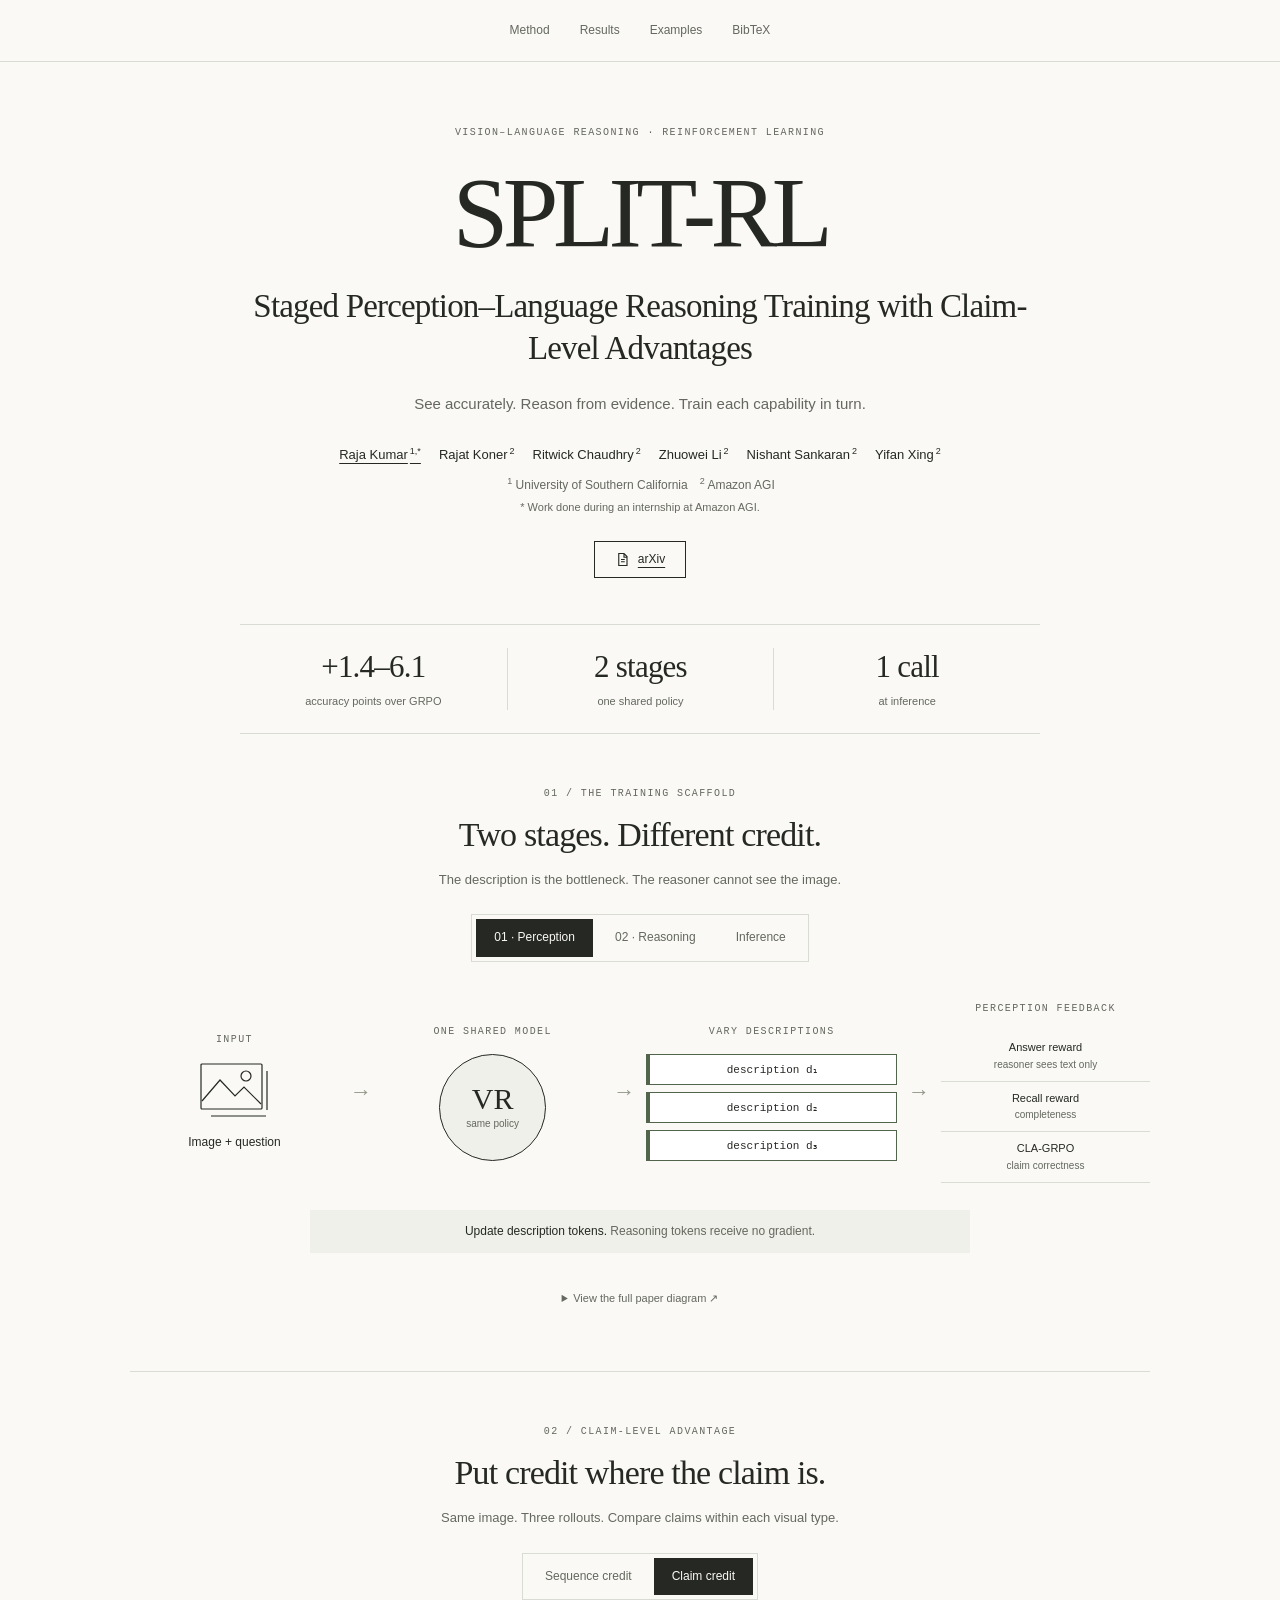
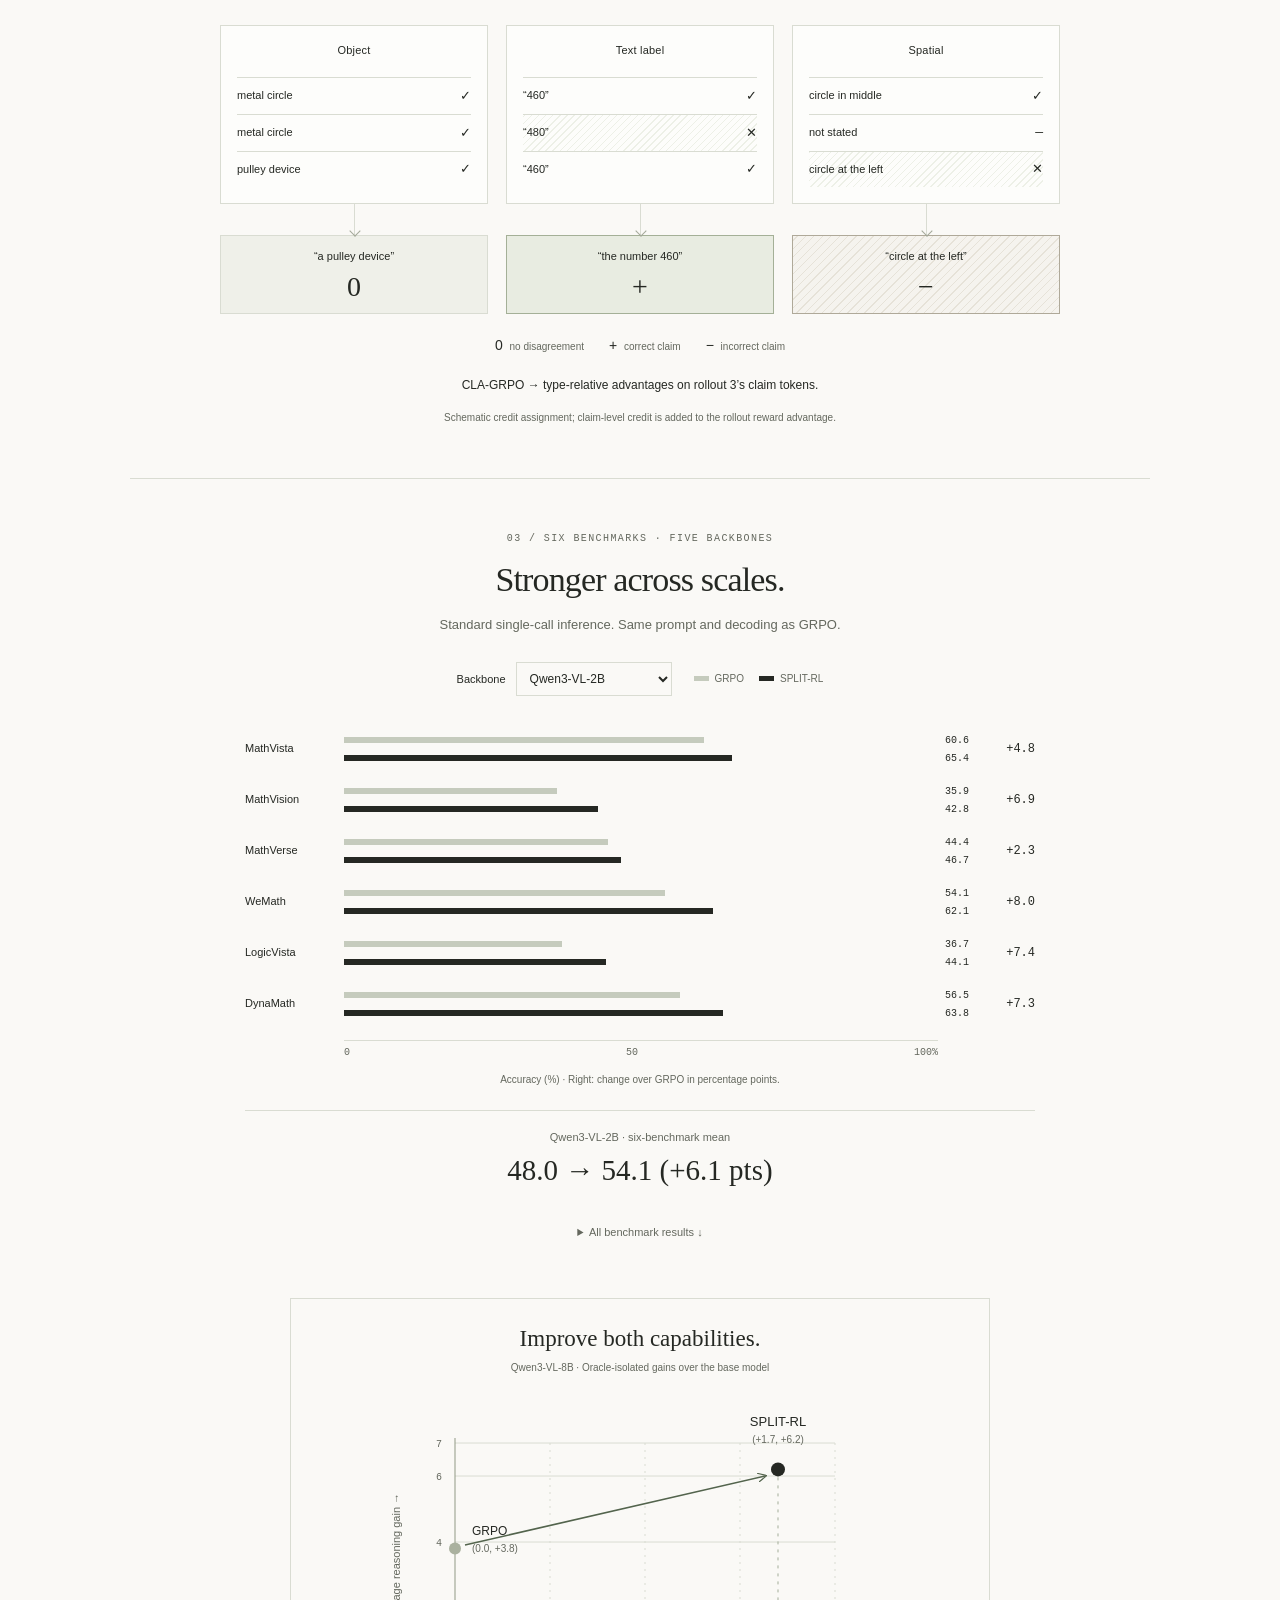
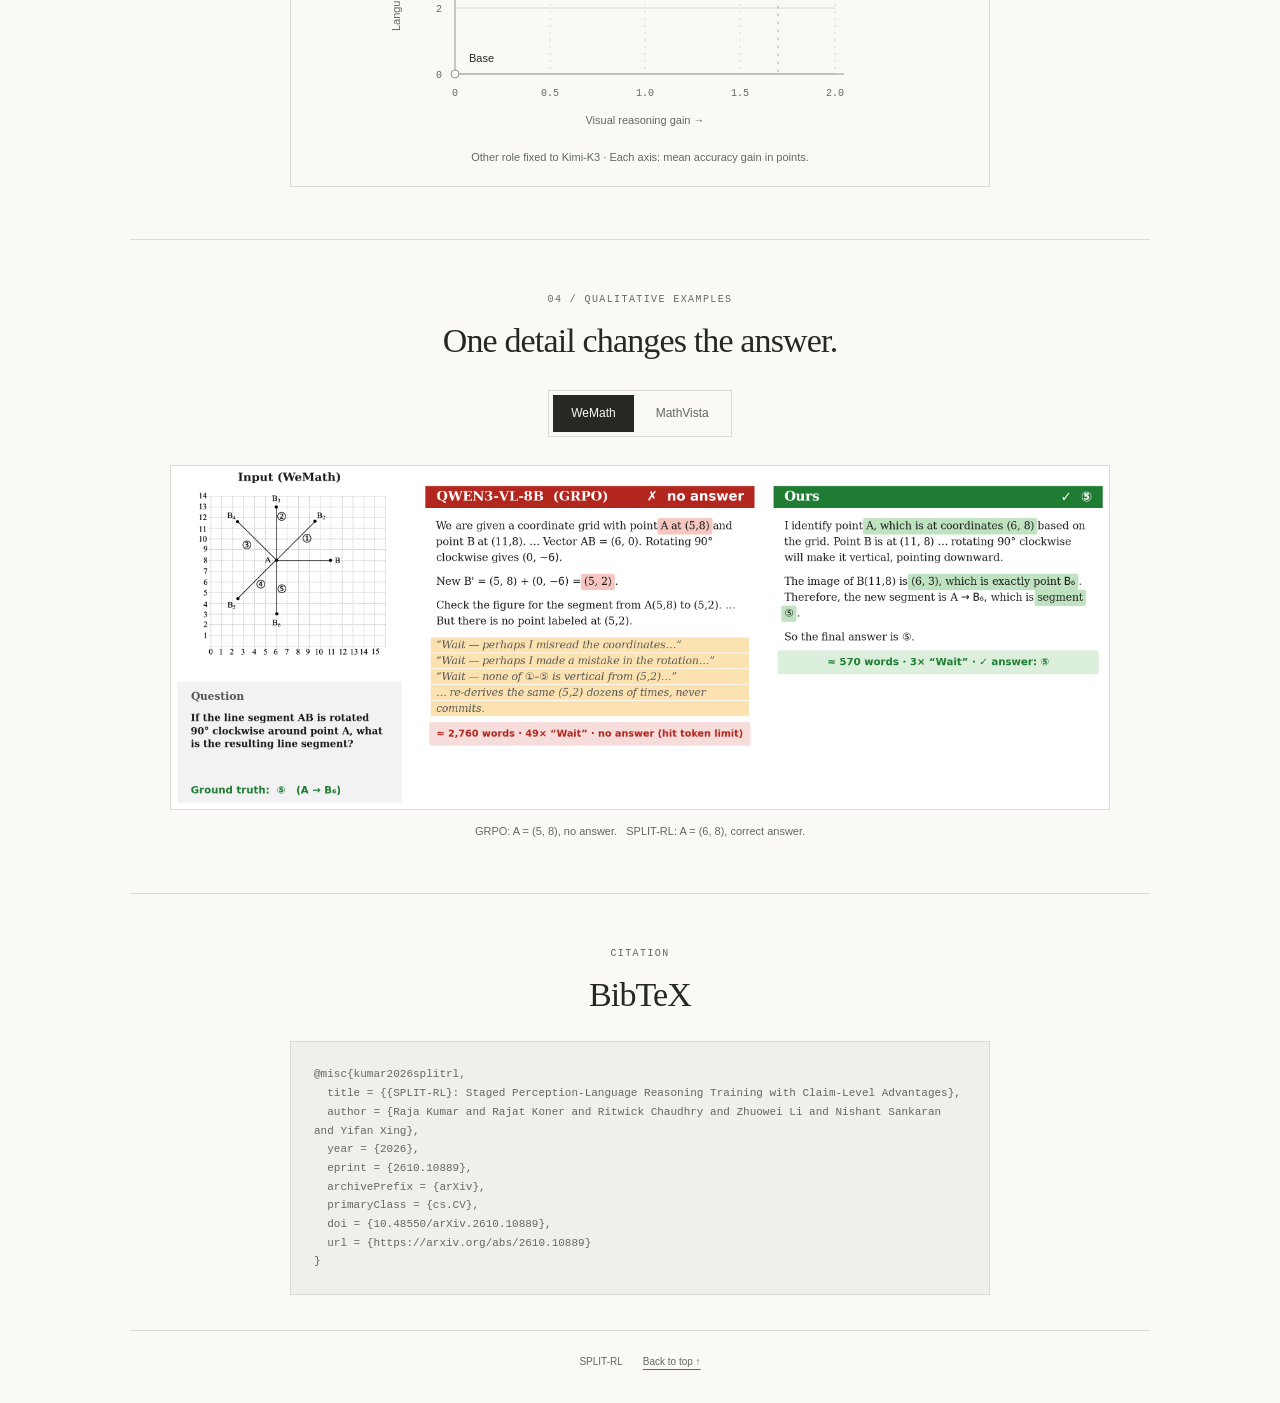
<file: projects/split-rl.html>
<!doctype html>
<html lang="en">
<head>
  <meta charset="utf-8">
  <meta name="viewport" content="width=device-width, initial-scale=1">
  <meta name="description" content="SPLIT-RL: Staged Perception–Language Reasoning Training with Claim-Level Advantages. Two training stages, one policy, single-call inference.">
  <meta name="theme-color" content="#faf9f6">
  <title>SPLIT-RL — Staged Perception–Language Reasoning Training</title>
  <style>
    :root { --paper:#faf9f6; --ink:#252823; --muted:#64685e; --line:#d9dcd2; --soft:#eff0e9; --accent:#53644d; }
    * { box-sizing:border-box; }
    html { scroll-behavior:smooth; scroll-padding-top:25px; }
    body { margin:0; color:var(--ink); background:var(--paper); font:15px/1.6 -apple-system,BlinkMacSystemFont,"Segoe UI",Helvetica,Arial,sans-serif; text-align:center; }
    a { color:inherit; text-underline-offset:4px; }
    button,select { font:inherit; color:inherit; }
    button { cursor:pointer; }
    button:focus-visible,select:focus-visible,a:focus-visible,summary:focus-visible { outline:2px solid var(--accent); outline-offset:5px; }
    [hidden] { display:none!important; }
    .skip { position:fixed; top:-100px; left:15px; background:var(--ink); color:white; padding:10px; z-index:20; }
    .skip:focus { top:15px; }
    .container { width:min(1080px,100%); padding:0 30px; margin:auto; }
    .masthead { border-bottom:1px solid var(--line); }
    nav { display:flex; justify-content:center; flex-wrap:wrap; gap:30px; padding:21px 0; font-size:12px; }
    nav a { color:var(--muted); text-decoration:none; }
    nav a:hover { text-decoration:underline; color:var(--ink); }
    .hero { padding:63px 0 36px; }
    .eyebrow,.section-label,.mini-label { font:10px/1.5 ui-monospace,SFMono-Regular,Consolas,monospace; text-transform:uppercase; letter-spacing:.14em; color:var(--muted); }
    .eyebrow { margin:0 0 23px; }
    h1 { font:normal clamp(58px,9vw,100px)/1 Georgia,"Times New Roman",serif; letter-spacing:-.055em; margin:0 0 22px; }
    .title { max-width:820px; margin:0 auto 22px; font:normal clamp(23px,3.2vw,33px)/1.28 Georgia,"Times New Roman",serif; letter-spacing:-.025em; }
    .lede { color:var(--muted); margin:0 auto 28px; font-size:15px; }
    .authors { display:flex; flex-wrap:wrap; justify-content:center; gap:2px 18px; max-width:930px; margin:0 auto 8px; font-size:13px; }
    sup { font-size:9px; margin-left:2px; }
    .affiliations,.author-note { font-size:12px; color:var(--muted); margin:0; }
    .author-note { margin-top:4px; font-size:11px; }
    .resources { display:flex; justify-content:center; margin-top:24px; }
    .resource { display:inline-flex; gap:8px; align-items:center; padding:8px 20px; border:1px solid var(--ink); font-size:12px; }
    .resource svg { width:15px; height:15px; fill:none; stroke:currentColor; stroke-width:1.5; }
    .metrics { display:grid; grid-template-columns:repeat(3,1fr); max-width:800px; margin:10px auto 0; padding:23px 0; border-top:1px solid var(--line); border-bottom:1px solid var(--line); }
    .metric { padding:0 18px; }
    .metric+.metric { border-left:1px solid var(--line); }
    .metric strong { display:block; font:normal 31px/1.25 Georgia,"Times New Roman",serif; letter-spacing:-.025em; }
    .metric span { display:block; font-size:11px; color:var(--muted); margin-top:6px; }
    .section { padding:52px 0; border-bottom:1px solid var(--line); }
    .section-label { margin:0 0 13px; }
    h2 { font:normal clamp(27px,4vw,34px)/1.25 Georgia,"Times New Roman",serif; letter-spacing:-.025em; margin:0 0 13px; }
    .caption { color:var(--muted); font-size:13px; margin:0 auto 24px; max-width:690px; }
    .segmented { display:inline-flex; justify-content:center; border:1px solid var(--line); padding:4px; gap:4px; margin:0 auto 28px; }
    .segmented button { border:0; padding:9px 18px; background:transparent; color:var(--muted); font-size:12px; }
    .segmented button[aria-pressed="true"] { background:var(--ink); color:var(--paper); }
    .segmented button:hover:not([aria-pressed="true"]) { background:var(--soft); }
    .training-diagram { display:grid; grid-template-columns:1fr 26px 1.05fr 26px 1.2fr 26px 1fr; align-items:center; gap:9px; min-height:220px; padding:10px 0 25px; }
    .diagram-node { min-width:0; }
    .diagram-node .mini-label { display:block; margin-bottom:15px; }
    .input-icon { width:71px; height:57px; margin:0 auto 14px; }
    .input-icon svg { width:100%; height:100%; fill:none; stroke:var(--ink); stroke-width:1.2; }
    .input-label { font-size:12px; }
    .policy { width:107px; height:107px; margin:auto; border:1px solid var(--ink); border-radius:50%; display:flex; flex-direction:column; justify-content:center; background:var(--soft); }
    .policy strong { font:normal 30px Georgia,"Times New Roman",serif; }
    .policy small { font-size:10px; color:var(--muted); }
    .arrow { color:#939a89; font-size:22px; }
    .rollouts { display:grid; gap:7px; }
    .rollout { border:1px solid var(--line); padding:8px 10px; background:white; font:11px ui-monospace,SFMono-Regular,Consolas,monospace; }
    .rollout.learn { border-color:var(--accent); box-shadow:inset 3px 0 var(--accent); }
    .rollout.single { padding:23px 10px; }
    .signal { padding:8px 10px; border-bottom:1px solid var(--line); font-size:11px; }
    .signal:first-child { border-top:1px solid var(--line); }
    .signal strong { font-weight:500; }
    .signal small { display:block; color:var(--muted); font-size:10px; }
    .training-status { padding:12px; background:var(--soft); font-size:12px; max-width:660px; margin:0 auto; }
    .training-status span { color:var(--muted); }
    details { margin:25px auto 0; max-width:100%; }
    summary { cursor:pointer; font-size:11px; padding:12px; color:var(--muted); }
    .paper-figure { margin:12px 0 0; }
    .figure-open { display:block; width:100%; padding:0; border:1px solid var(--line); background:white; }
    .figure-open img { display:block; width:100%; height:auto; }
    figcaption { color:var(--muted); font-size:11px; margin-top:13px; }
    .claims { display:grid; grid-template-columns:repeat(3,1fr); gap:18px; max-width:840px; margin:auto; }
    .claim-group { padding:16px; border:1px solid var(--line); background:#fdfdfb; }
    .claim-group h3 { font-size:11px; font-weight:500; margin:0 0 18px; letter-spacing:.02em; }
    .claim-item { display:flex; align-items:center; justify-content:space-between; gap:8px; padding:9px 0; border-top:1px solid var(--line); font-size:11px; text-align:left; }
    .claim-item .verdict { font:13px ui-monospace,SFMono-Regular,Consolas,monospace; }
    .claim-item.wrong { background:repeating-linear-gradient(-45deg,transparent,transparent 4px,#edf0e7 4px,#edf0e7 5px); }
    .claim-link { height:31px; width:1px; background:var(--line); margin:auto; position:relative; }
    .claim-link::after { content:""; position:absolute; bottom:0; left:-3px; width:7px; height:7px; border-right:1px solid #a3a898; border-bottom:1px solid #a3a898; transform:rotate(45deg); }
    .token { padding:12px 8px; border:1px solid var(--line); font-size:11px; }
    .token strong { display:block; margin-top:7px; font:normal 28px/1 Georgia,"Times New Roman",serif; }
    .token[data-credit="positive"] { background:#e8ece1; border-color:#a4b097; }
    .token[data-credit="negative"] { background:repeating-linear-gradient(-45deg,#f5f3ee,#f5f3ee 5px,#e6e2d8 5px,#e6e2d8 6px); border-color:#afa999; }
    .token[data-credit="neutral"] { background:var(--soft); }
    .claim-key { margin:20px auto 0; display:flex; justify-content:center; gap:25px; font-size:10px; color:var(--muted); }
    .claim-key b { font-size:14px; font-weight:400; color:var(--ink); margin-right:4px; }
    .claim-status { margin:20px auto 0; min-height:20px; font-size:12px; }
    .credit-switch { margin-bottom:25px; }
    .chart-shell { max-width:790px; margin:auto; }
    .result-controls { display:flex; flex-wrap:wrap; justify-content:center; align-items:center; gap:22px; margin:26px 0 20px; }
    .result-controls label { font-size:11px; }
    select { border:1px solid var(--line); padding:8px 16px 8px 9px; font-size:12px; background:transparent; margin-left:7px; max-width:100%; }
    .legend { display:flex; gap:15px; justify-content:center; font-size:10px; color:var(--muted); }
    .legend span { display:inline-flex; align-items:center; gap:6px; }
    .swatch { width:15px; height:5px; background:#c5cbbd; display:inline-block; }
    .swatch.ours { background:var(--ink); }
    .chart { padding-top:18px; }
    .chart-row { display:grid; grid-template-columns:85px 1fr 48px; align-items:center; gap:14px; margin-bottom:20px; text-align:left; }
    .benchmark { font-size:11px; }
    .bar-stack { display:grid; gap:5px; min-width:0; }
    .bar-line { display:grid; grid-template-columns:minmax(0,1fr) 28px; gap:7px; align-items:center; height:13px; }
    .bar { width:var(--value); height:6px; background:#c5cbbd; }
    .bar.ours { background:var(--ink); }
    .bar-number,.delta { font:10px ui-monospace,SFMono-Regular,Consolas,monospace; }
    .delta { text-align:right; font-size:12px; }
    .axis { display:flex; justify-content:space-between; margin:0 97px 0 99px; border-top:1px solid var(--line); padding-top:6px; font:10px ui-monospace,SFMono-Regular,Consolas,monospace; color:var(--muted); }
    .chart-note { font-size:10px; color:var(--muted); margin:14px 0 0; }
    .result-summary { border-top:1px solid var(--line); margin:22px 0 0; padding:18px 0 0; }
    .result-summary span { font-size:11px; color:var(--muted); display:block; margin-bottom:8px; }
    .result-summary strong { font:normal 29px Georgia,"Times New Roman",serif; }
    .table-scroll { overflow-x:auto; }
    .results-table { border-collapse:collapse; width:100%; white-space:nowrap; font-size:11px; font-variant-numeric:tabular-nums; }
    .results-table caption { color:var(--muted); font-size:10px; padding:14px; }
    .results-table th,.results-table td { border-bottom:1px solid var(--line); text-align:right; padding:9px; }
    .results-table th { font-weight:500; }
    .results-table th:first-child,.results-table .method { text-align:left; }
    .results-table tr.ours { background:var(--soft); font-weight:600; }
    .capability { margin:44px auto 0; padding:27px 30px 20px; border:1px solid var(--line); max-width:700px; }
    .capability h3 { font:normal 23px Georgia,"Times New Roman",serif; margin:0 0 4px; }
    .capability .chart-note { margin-top:8px; }
    .capability svg { display:block; width:100%; max-width:520px; height:auto; margin:15px auto 0; overflow:visible; }
    .examples-nav { margin-top:14px; }
    .example { max-width:940px; margin:auto; }
    .example figure { margin:0; }
    .citation { padding-bottom:35px; }
    pre { max-width:700px; margin:25px auto 0; border:1px solid var(--line); background:var(--soft); white-space:pre-wrap; overflow-wrap:anywhere; padding:23px; color:var(--muted); text-align:left; font:11px/1.7 ui-monospace,SFMono-Regular,Consolas,monospace; }
    footer { padding:23px 0 33px; font-size:10px; color:var(--muted); }
    footer a { margin-left:20px; }
    dialog { width:min(1400px,96vw); max-height:92vh; border:1px solid var(--line); padding:18px; background:white; }
    dialog::backdrop { background:rgba(20,23,18,.72); }
    .dialog-top { display:flex; align-items:center; justify-content:space-between; gap:20px; margin-bottom:14px; font-size:12px; }
    .dialog-top button { border:1px solid var(--line); padding:6px 15px; background:var(--paper); font-size:12px; }
    dialog img { width:100%; height:auto; display:block; }
    @media(max-width:700px) {
      .container { padding:0 22px; }
      .hero { padding-top:44px; }
      .training-diagram { grid-template-columns:1fr; gap:10px; max-width:350px; margin:auto; }
      .diagram-node { padding:15px 0; width:100%; }
      .diagram-node .mini-label { margin-bottom:10px; }
      .input-icon { width:57px; height:46px; }
      .arrow { transform:rotate(90deg); height:21px; line-height:21px; }
      .rollouts { grid-template-columns:repeat(3,1fr); }
      .rollouts .single { grid-column:1/-1; }
      .feedback { display:flex; flex-wrap:wrap; gap:8px; justify-content:center; }
      .feedback .mini-label { width:100%; }
      .signal { border:1px solid var(--line); }
      .policy { width:90px; height:90px; }
      .claims { gap:8px; }
      .claim-group { padding:10px 8px; }
      .claim-item { font-size:10px; }
      .token { padding:10px 6px; font-size:10px; }
      .section { padding:40px 0; }
    }
    @media(max-width:480px) {
      .container { padding:0 17px; }
      nav { gap:22px; font-size:11px; }
      .hero { padding-top:37px; }
      .eyebrow { font-size:9px; letter-spacing:.09em; }
      .lede { font-size:13px; max-width:280px; }
      .authors { font-size:12px; gap:3px 12px; }
      .affiliations { display:flex; flex-direction:column; gap:3px; margin-top:12px; font-size:11px; }
      .author-note { max-width:260px; margin:8px auto 0; }
      .metric { padding:0 8px; }
      .metric strong { font-size:25px; }
      .metric span { font-size:10px; }
      .segmented button { font-size:11px; padding:8px 12px; }
      .claim-group h3 { font-size:10px; margin-bottom:10px; }
      .claim-item { gap:5px; min-height:42px; }
      .claim-key { gap:15px; font-size:9px; }
      .caption { font-size:12px; }
      .chart-row { grid-template-columns:74px 1fr 39px; gap:8px; }
      .axis { margin-left:82px; margin-right:82px; }
      .result-controls { gap:13px; }
      .capability { padding:22px 8px 17px; margin-top:35px; }
      .capability h3 { font-size:22px; }
      .result-summary strong { font-size:26px; }
      .claim-status { font-size:11px; }
    }
    @media(prefers-reduced-motion:reduce) { html { scroll-behavior:auto; } }
  </style>
</head>
<body>
  <a class="skip" href="#method">Skip to method</a>
  <div class="masthead"><nav aria-label="Page sections"><a href="#method">Method</a><a href="#results">Results</a><a href="#examples">Examples</a><a href="#bibtex">BibTeX</a></nav></div>
  <main class="container">
    <header class="hero">
      <p class="eyebrow">Vision–language reasoning · Reinforcement learning</p>
      <h1>SPLIT-RL</h1>
      <p class="title">Staged Perception–Language Reasoning Training with Claim-Level Advantages</p>
      <p class="lede">See accurately. Reason from evidence. Train each capability in turn.</p>
      <p class="authors"><a href="../index.html">Raja Kumar<sup>1,*</sup></a><span>Rajat Koner<sup>2</sup></span><span>Ritwick Chaudhry<sup>2</sup></span><span>Zhuowei Li<sup>2</sup></span><span>Nishant Sankaran<sup>2</sup></span><span>Yifan Xing<sup>2</sup></span></p>
      <p class="affiliations"><span><sup>1</sup> University of Southern California</span> &nbsp; <span><sup>2</sup> Amazon AGI</span></p>
      <p class="author-note">* Work done during an internship at Amazon AGI.</p>
      <div class="resources">
        <a class="resource" id="arxiv-link" href="https://arxiv.org/abs/2610.10889"><svg viewBox="0 0 20 20" aria-hidden="true"><path d="M5 2h7l4 4v12H5z M12 2v5h4 M8 10h5 M8 13h5"/></svg>arXiv</a>
      </div>
    </header>
    <div class="metrics" aria-label="Key findings">
      <div class="metric"><strong>+1.4–6.1</strong><span>accuracy points over GRPO</span></div>
      <div class="metric"><strong>2 stages</strong><span>one shared policy</span></div>
      <div class="metric"><strong>1 call</strong><span>at inference</span></div>
    </div>

    <section id="method" class="section">
      <p class="section-label">01 / The training scaffold</p>
      <h2>Two stages. Different credit.</h2>
      <p class="caption">The description is the bottleneck. The reasoner cannot see the image.</p>
      <div class="segmented" aria-label="Choose a training or inference view">
        <button type="button" data-stage="vr" aria-pressed="true" aria-controls="training-diagram">01 · Perception</button>
        <button type="button" data-stage="lr" aria-pressed="false" aria-controls="training-diagram">02 · Reasoning</button>
        <button type="button" data-stage="inference" aria-pressed="false" aria-controls="training-diagram">Inference</button>
      </div>
      <div id="training-diagram" class="training-diagram" role="img" aria-label="Perception stage: image and question to a shared visual policy, three descriptions, and answer, recall, and claim-level feedback."></div>
      <p id="training-status" class="training-status" aria-live="polite"></p>
      <noscript><p class="caption">Stage 1: image → descriptions → perception rewards. Stage 2: description → reasoning → answer reward. Inference: image → one CoT answer.</p></noscript>
      <details><summary>View the full paper diagram ↗</summary><figure class="paper-figure"><button class="figure-open" type="button" data-zoom="split-rl/method.png" data-title="SPLIT-RL training pipeline" aria-label="Enlarge the training pipeline"><img src="split-rl/method.png" width="2200" height="963" alt="The full SPLIT-RL pipeline: Stage 1 updates description tokens with recall, answer, and claim-level signals. Stage 2 updates reasoning and answer tokens without the image." loading="lazy"></button></figure></details>
    </section>

    <section id="claims" class="section">
      <p class="section-label">02 / Claim-level advantage</p>
      <h2>Put credit where the claim is.</h2>
      <p class="caption">Same image. Three rollouts. Compare claims within each visual type.</p>
      <div class="segmented credit-switch" aria-label="Compare sequence-level and claim-level credit">
        <button type="button" data-credit-mode="sequence" aria-pressed="false" aria-controls="claim-status">Sequence credit</button>
        <button type="button" data-credit-mode="claim" aria-pressed="true" aria-controls="claim-status">Claim credit</button>
      </div>
      <div class="claims">
        <div class="claim-column">
          <div class="claim-group"><h3>Object</h3><div class="claim-item"><span>metal circle</span><span class="verdict" aria-label="correct">✓</span></div><div class="claim-item"><span>metal circle</span><span class="verdict" aria-label="correct">✓</span></div><div class="claim-item"><span>pulley device</span><span class="verdict" aria-label="correct">✓</span></div></div>
          <div class="claim-link" aria-hidden="true"></div><div class="token" data-token="object" data-credit="neutral">“a pulley device”<strong aria-label="zero claim advantage">0</strong></div>
        </div>
        <div class="claim-column">
          <div class="claim-group"><h3>Text label</h3><div class="claim-item"><span>“460”</span><span class="verdict" aria-label="correct">✓</span></div><div class="claim-item wrong"><span>“480”</span><span class="verdict" aria-label="incorrect">✕</span></div><div class="claim-item"><span>“460”</span><span class="verdict" aria-label="correct">✓</span></div></div>
          <div class="claim-link" aria-hidden="true"></div><div class="token" data-token="text" data-credit="positive">“the number 460”<strong aria-label="positive claim advantage">+</strong></div>
        </div>
        <div class="claim-column">
          <div class="claim-group"><h3>Spatial</h3><div class="claim-item"><span>circle in middle</span><span class="verdict" aria-label="correct">✓</span></div><div class="claim-item"><span>not stated</span><span class="verdict" aria-label="no claim">—</span></div><div class="claim-item wrong"><span>circle at the left</span><span class="verdict" aria-label="incorrect">✕</span></div></div>
          <div class="claim-link" aria-hidden="true"></div><div class="token" data-token="spatial" data-credit="negative">“circle at the left”<strong aria-label="negative claim advantage">−</strong></div>
        </div>
      </div>
      <div class="claim-key" id="claim-key"><span><b>0</b> no disagreement</span><span><b>+</b> correct claim</span><span><b>−</b> incorrect claim</span></div>
      <p id="claim-status" class="claim-status" aria-live="polite">CLA-GRPO → type-relative advantages on rollout 3’s claim tokens.</p>
      <p class="chart-note">Schematic credit assignment; claim-level credit is added to the rollout reward advantage.</p>
    </section>

    <section id="results" class="section">
      <p class="section-label">03 / Six benchmarks · Five backbones</p>
      <h2>Stronger across scales.</h2>
      <p class="caption">Standard single-call inference. Same prompt and decoding as GRPO.</p>
      <div class="chart-shell">
        <div class="result-controls"><label for="backbone">Backbone <select id="backbone"><option value="qwen2" selected>Qwen3-VL-2B</option><option value="qwen4">Qwen3-VL-4B</option><option value="qwen8">Qwen3-VL-8B</option><option value="qwen30">Qwen3-VL-30B-A3B</option><option value="intern8">InternVL3.5-8B</option></select></label><div class="legend"><span><i class="swatch" aria-hidden="true"></i>GRPO</span><span><i class="swatch ours" aria-hidden="true"></i>SPLIT-RL</span></div></div>
        <div id="benchmark-chart" class="chart" role="img" aria-label="Benchmark accuracy comparison"></div>
        <div class="axis" aria-hidden="true"><span>0</span><span>50</span><span>100%</span></div>
        <p class="chart-note">Accuracy (%) · Right: change over GRPO in percentage points.</p>
        <div class="result-summary" aria-live="polite"><span id="average-label">Qwen3-VL-2B · six-benchmark mean</span><strong id="average-value">48.0 → 54.1 &nbsp; (+6.1 pts)</strong></div>
      </div>
      <details><summary>All benchmark results ↓</summary><div class="table-scroll"><table class="results-table">
          <caption>Accuracy (%) · AVG: six-benchmark mean.</caption>
          <thead><tr><th scope="col">Backbone</th><th scope="col">Method</th><th scope="col">MathVista</th><th scope="col">MathVision</th><th scope="col">MathVerse</th><th scope="col">WeMath</th><th scope="col">LogicVista</th><th scope="col">DynaMath</th><th scope="col">AVG</th></tr></thead>
          <tbody>
            <tr><th scope="row" rowspan="3">Qwen3-VL-2B</th><td class="method">Base</td><td>60.3</td><td>18.8</td><td>38.8</td><td>56.5</td><td>34.2</td><td>55.9</td><td>44.1</td></tr>
            <tr><td class="method">GRPO</td><td>60.6</td><td>35.9</td><td>44.4</td><td>54.1</td><td>36.7</td><td>56.5</td><td>48.0</td></tr>
            <tr class="ours"><td class="method">SPLIT-RL</td><td>65.4</td><td>42.8</td><td>46.7</td><td>62.1</td><td>44.1</td><td>63.8</td><td>54.1</td></tr>
            <tr><th scope="row" rowspan="3">Qwen3-VL-4B</th><td class="method">Base</td><td>77.1</td><td>59.2</td><td>61.7</td><td>75.6</td><td>63.1</td><td>73.4</td><td>68.4</td></tr>
            <tr><td class="method">GRPO</td><td>78.0</td><td>61.8</td><td>66.4</td><td>79.8</td><td>56.4</td><td>74.7</td><td>69.5</td></tr>
            <tr class="ours"><td class="method">SPLIT-RL</td><td>78.7</td><td>68.4</td><td>69.3</td><td>84.0</td><td>62.6</td><td>76.1</td><td>73.2</td></tr>
            <tr><th scope="row" rowspan="5">Qwen3-VL-8B</th><td class="method">Base</td><td>77.2</td><td>63.2</td><td>63.8</td><td>79.9</td><td>60.4</td><td>74.4</td><td>69.8</td></tr>
            <tr><td class="method">GRPO</td><td>77.9</td><td>64.5</td><td>67.8</td><td>84.6</td><td>65.6</td><td>75.3</td><td>72.6</td></tr>
            <tr><td class="method">VLM-CapCurr</td><td>80.0</td><td>44.7</td><td>67.6</td><td>81.2</td><td>60.9</td><td>74.6</td><td>68.2</td></tr>
            <tr><td class="method">PEARL</td><td>77.9</td><td>58.2</td><td>68.9</td><td>84.8</td><td>61.5</td><td>72.8</td><td>70.7</td></tr>
            <tr class="ours"><td class="method">SPLIT-RL</td><td>79.8</td><td>69.4</td><td>69.8</td><td>87.4</td><td>66.0</td><td>79.1</td><td>75.3</td></tr>
            <tr><th scope="row" rowspan="3">Qwen3-VL-30B-A3B</th><td class="method">Base</td><td>79.6</td><td>59.2</td><td>65.7</td><td>75.5</td><td>60.4</td><td>78.1</td><td>69.8</td></tr>
            <tr><td class="method">GRPO</td><td>80.8</td><td>64.9</td><td>74.7</td><td>76.8</td><td>64.1</td><td>75.1</td><td>72.7</td></tr>
            <tr class="ours"><td class="method">SPLIT-RL</td><td>80.0</td><td>66.4</td><td>73.0</td><td>80.3</td><td>64.2</td><td>80.9</td><td>74.1</td></tr>
            <tr><th scope="row" rowspan="3">InternVL3.5-8B</th><td class="method">Base</td><td>79.2</td><td>55.9</td><td>60.9</td><td>83.9</td><td>57.3</td><td>70.5</td><td>68.0</td></tr>
            <tr><td class="method">GRPO</td><td>79.4</td><td>62.2</td><td>63.2</td><td>81.6</td><td>57.3</td><td>73.6</td><td>69.5</td></tr>
            <tr class="ours"><td class="method">SPLIT-RL</td><td>80.6</td><td>63.5</td><td>64.0</td><td>84.6</td><td>60.1</td><td>77.1</td><td>71.6</td></tr>
          </tbody>
        </table></div></details>
      <noscript><p class="chart-note">Interactive charts require JavaScript. The results table remains available above.</p></noscript>
      <figure class="capability">
        <h3>Improve both capabilities.</h3>
        <p class="chart-note">Qwen3-VL-8B · Oracle-isolated gains over the base model</p>
        <svg viewBox="0 0 520 345" role="img" aria-labelledby="capability-title capability-description">
          <title id="capability-title">Perception and reasoning capability gains</title>
          <desc id="capability-description">The base model is at zero gain. GRPO gains zero visual reasoning points and 3.8 language reasoning points. SPLIT-RL gains 1.7 visual reasoning points and 6.2 language reasoning points. Both axes measure percentage points over the base model with the other role fixed to Kimi-K3.</desc>
          <defs><marker id="cap-arrow" viewBox="0 0 10 10" refX="8" refY="5" markerWidth="6" markerHeight="6" orient="auto-start-reverse"><path d="M0 0L10 5L0 10" fill="none" stroke="#53644d" stroke-width="1.3"/></marker></defs>
          <g stroke="#d9dcd2" stroke-width="1"><path d="M75 283H455 M75 217H455 M75 151H455 M75 85H455 M75 52H455"/><path d="M170 52V283 M265 52V283 M360 52V283 M455 52V283" stroke-dasharray="2 5"/></g>
          <path d="M75 47V283H464" fill="none" stroke="#919985"/>
          <g font-family="ui-monospace, monospace" font-size="10" fill="#64685e" text-anchor="middle"><text x="75" y="305">0</text><text x="170" y="305">0.5</text><text x="265" y="305">1.0</text><text x="360" y="305">1.5</text><text x="455" y="305">2.0</text><text x="59" y="287">0</text><text x="59" y="221">2</text><text x="59" y="155">4</text><text x="59" y="89">6</text><text x="59" y="56">7</text></g>
          <g font-family="-apple-system, BlinkMacSystemFont, Segoe UI, sans-serif" font-size="11" fill="#64685e"><text x="265" y="333" text-anchor="middle">Visual reasoning gain →</text><text x="20" y="171" text-anchor="middle" transform="rotate(-90 20 171)">Language reasoning gain →</text></g>
          <path d="M85 154L385 85" fill="none" stroke="#53644d" stroke-width="1.5" marker-end="url(#cap-arrow)"/>
          <path d="M398 78.4V283" fill="none" stroke="#a3ad99" stroke-dasharray="3 5"/>
          <circle cx="75" cy="283" r="4" fill="#faf9f6" stroke="#919985"/>
          <circle cx="75" cy="157.6" r="6" fill="#aab19f"/>
          <circle cx="398" cy="78.4" r="7" fill="#252823"/>
          <g font-family="-apple-system, BlinkMacSystemFont, Segoe UI, sans-serif" fill="#252823"><text x="89" y="271" font-size="11">Base</text><text x="92" y="144" font-size="12">GRPO</text><text x="92" y="161" font-size="10" fill="#64685e">(0.0, +3.8)</text><text x="398" y="35" text-anchor="middle" font-size="13">SPLIT-RL</text><text x="398" y="52" text-anchor="middle" font-size="10" fill="#64685e">(+1.7, +6.2)</text></g>
        </svg>
        <figcaption>Other role fixed to Kimi-K3 · Each axis: mean accuracy gain in points.</figcaption>
      </figure>
    </section>

    <section id="examples" class="section">
      <p class="section-label">04 / Qualitative examples</p>
      <h2>One detail changes the answer.</h2>
      <div class="segmented examples-nav" aria-label="Choose an example"><button type="button" data-example="wemath" aria-pressed="true" aria-controls="example-wemath">WeMath</button><button type="button" data-example="mathvista" aria-pressed="false" aria-controls="example-mathvista">MathVista</button></div>
      <article class="example" id="example-wemath"><figure><button class="figure-open" type="button" data-zoom="split-rl/qual-wemath.png" data-title="WeMath: reading coordinates correctly" aria-label="Enlarge the WeMath comparison"><img src="split-rl/qual-wemath.png" width="2950" height="1080" alt="GRPO misreads A as (5,8) and reaches the token limit. SPLIT-RL reads A as (6,8), rotates to (6,3), and chooses the correct segment 5." loading="lazy"></button><figcaption>GRPO: A = (5, 8), no answer. &nbsp; SPLIT-RL: A = (6, 8), correct answer.</figcaption></figure></article>
      <article class="example" id="example-mathvista" hidden><figure><button class="figure-open" type="button" data-zoom="split-rl/qual-mathvista.png" data-title="MathVista: recognizing the remaining food" aria-label="Enlarge the MathVista comparison"><img src="split-rl/qual-mathvista.png" width="2950" height="976" alt="Is the food half eaten? GRPO says mostly intact and answers No. SPLIT-RL identifies that half remains and correctly answers Yes." loading="lazy"></button><figcaption>GRPO: “mostly intact” → No. &nbsp; SPLIT-RL: “only half remains” → Yes.</figcaption></figure></article>
      <noscript><p class="chart-note"><a href="split-rl/qual-mathvista.png">View the MathVista example</a></p></noscript>
    </section>

    <section id="bibtex" class="section citation">
      <p class="section-label">Citation</p>
      <h2>BibTeX</h2>
      <pre><code>@misc{kumar2026splitrl,
  title = {{SPLIT-RL}: Staged Perception-Language Reasoning Training with Claim-Level Advantages},
  author = {Raja Kumar and Rajat Koner and Ritwick Chaudhry and Zhuowei Li and Nishant Sankaran and Yifan Xing},
  year = {2026},
  eprint = {2610.10889},
  archivePrefix = {arXiv},
  primaryClass = {cs.CV},
  doi = {10.48550/arXiv.2610.10889},
  url = {https://arxiv.org/abs/2610.10889}
}</code></pre>
    </section>
    <footer><span>SPLIT-RL</span><a href="#">Back to top ↑</a></footer>
  </main>
  <dialog id="figure-dialog" aria-labelledby="figure-title"><div class="dialog-top"><span id="figure-title"></span><button type="button" id="close-figure">Close ×</button></div><img id="enlarged-figure" alt=""></dialog>
  <script>
    (() => {
      const imageIcon = '<svg viewBox="0 0 71 57" aria-hidden="true"><rect x="2" y="2" width="61" height="45" rx="1"/><circle cx="47" cy="14" r="5"/><path d="m3 39 18-21 15 16 9-9 17 17 M12 54h55 M68 9v39"/></svg>';
      const evidenceIcon = '<svg viewBox="0 0 71 57" aria-hidden="true"><path d="M12 2h39l9 10v42H12z M51 2v11h9 M22 22h29 M22 31h23 M22 40h26"/></svg>';
      const stageViews = {
        vr: {
          input:'Image + question', icon:imageIcon, role:'VR', roleNote:'same policy', samples:['description d₁','description d₂','description d₃'], sampleLabel:'Vary descriptions',
          signals:[['Answer reward','reasoner sees text only'],['Recall reward','completeness'],['CLA-GRPO','claim correctness']], signalLabel:'Perception feedback',
          status:'Update description tokens.', note:'Reasoning tokens receive no gradient.',
          accessible:'Stage 1: sample three descriptions from the image and question. Update description tokens with answer reward, recall reward, and claim-level advantage. The reasoner sees only the description.'
        },
        lr: {
          input:'Question + description d', icon:evidenceIcon, role:'LR', roleNote:'same policy · no image', samples:['reasoning + answer a₁','reasoning + answer a₂','reasoning + answer a₃'], sampleLabel:'Vary reasoning',
          signals:[['Answer reward','verifiable correctness']], signalLabel:'Reasoning feedback',
          status:'Update reasoning + answer tokens.', note:'One on-policy description is shared.',
          accessible:'Stage 2: the Stage-1 policy provides one description. Sample three reasoning and answer rollouts from the same description and question, without the image. Update reasoning and answer tokens with answer reward.'
        },
        inference: {
          input:'Image + question', icon:imageIcon, role:'VL', roleNote:'trained policy', samples:['CoT → answer'], sampleLabel:'Single response',
          signals:[['One call','standard decoding']], signalLabel:'Inference',
          status:'Single-call inference.', note:'No training scaffold at test time.',
          accessible:'Inference: give the trained policy the image and question. It produces one standard chain-of-thought response and answer in a single call.'
        }
      };
      const stageButtons = document.querySelectorAll('[data-stage]');
      function renderStage(key) {
        const view=stageViews[key];
        stageButtons.forEach(button=>button.setAttribute('aria-pressed',String(button.dataset.stage===key)));
        const training=document.getElementById('training-diagram');
        training.innerHTML=`<div class="diagram-node"><span class="mini-label">Input</span><div class="input-icon">${view.icon}</div><div class="input-label">${view.input}</div></div><span class="arrow" aria-hidden="true">→</span><div class="diagram-node"><span class="mini-label">One shared model</span><div class="policy"><strong>${view.role}</strong><small>${view.roleNote}</small></div></div><span class="arrow" aria-hidden="true">→</span><div class="diagram-node"><span class="mini-label">${view.sampleLabel}</span><div class="rollouts">${view.samples.map(sample=>`<div class="rollout ${key==='inference'?'single':'learn'}">${sample}</div>`).join('')}</div></div><span class="arrow" aria-hidden="true">→</span><div class="diagram-node feedback"><span class="mini-label">${view.signalLabel}</span>${view.signals.map(([name,note])=>`<div class="signal"><strong>${name}</strong><small>${note}</small></div>`).join('')}</div>`;
        training.setAttribute('aria-label',view.accessible);
        document.getElementById('training-status').innerHTML=`${view.status} <span>${view.note}</span>`;
      }
      stageButtons.forEach(button=>button.addEventListener('click',()=>renderStage(button.dataset.stage)));
      renderStage('vr');
      const creditButtons=document.querySelectorAll('[data-credit-mode]');
      const credits={object:['neutral','0','zero claim advantage'],text:['positive','+','positive claim advantage'],spatial:['negative','−','negative claim advantage']};
      creditButtons.forEach(button=>button.addEventListener('click',()=>{
        const claimMode=button.dataset.creditMode==='claim';
        creditButtons.forEach(other=>other.setAttribute('aria-pressed',String(other===button)));
        document.getElementById('claim-key').hidden=!claimMode;
        document.querySelectorAll('[data-token]').forEach(token=>{
          const [type,symbol,label]=claimMode?credits[token.dataset.token]:['neutral','same','shared sequence advantage'];
          token.dataset.credit=type;
          const advantage=token.querySelector('strong');
          advantage.textContent=symbol;
          advantage.setAttribute('aria-label',label);
        });
        document.getElementById('claim-status').textContent=claimMode?'CLA-GRPO → type-relative advantages on rollout 3’s claim tokens.':'Sequence reward → one shared advantage on every token.';
      }));
      const benchmarks=['MathVista','MathVision','MathVerse','WeMath','LogicVista','DynaMath'];
      const data = {
        qwen2: { name:'Qwen3-VL-2B', grpo:[60.6,35.9,44.4,54.1,36.7,56.5], ours:[65.4,42.8,46.7,62.1,44.1,63.8], avg:[48.0,54.1] },
        qwen4: { name:'Qwen3-VL-4B', grpo:[78.0,61.8,66.4,79.8,56.4,74.7], ours:[78.7,68.4,69.3,84.0,62.6,76.1], avg:[69.5,73.2] },
        qwen8: { name:'Qwen3-VL-8B', grpo:[77.9,64.5,67.8,84.6,65.6,75.3], ours:[79.8,69.4,69.8,87.4,66.0,79.1], avg:[72.6,75.3] },
        qwen30: { name:'Qwen3-VL-30B-A3B', grpo:[80.8,64.9,74.7,76.8,64.1,75.1], ours:[80.0,66.4,73.0,80.3,64.2,80.9], avg:[72.7,74.1] },
        intern8: { name:'InternVL3.5-8B', grpo:[79.4,62.2,63.2,81.6,57.3,73.6], ours:[80.6,63.5,64.0,84.6,60.1,77.1], avg:[69.5,71.6] }
      };
      const selector=document.getElementById('backbone');
      const chart=document.getElementById('benchmark-chart');
      const signed=value=>(value>=0?'+':'−')+Math.abs(value).toFixed(1);
      function renderChart() {
        const model=data[selector.value];
        chart.innerHTML=benchmarks.map((name,i)=>{
          const baseline=model.grpo[i],ours=model.ours[i];
          return `<div class="chart-row"><span class="benchmark">${name}</span><div class="bar-stack"><div class="bar-line"><span class="bar" style="--value:${baseline}%"></span><span class="bar-number">${baseline.toFixed(1)}</span></div><div class="bar-line"><span class="bar ours" style="--value:${ours}%"></span><span class="bar-number">${ours.toFixed(1)}</span></div></div><span class="delta">${signed(ours-baseline)}</span></div>`;
        }).join('');
        chart.setAttribute('aria-label',model.name+' accuracy (%): '+benchmarks.map((name,i)=>`${name}, GRPO ${model.grpo[i]}, SPLIT-RL ${model.ours[i]}`).join('; '));
        document.getElementById('average-label').textContent=model.name+' · six-benchmark mean';
        document.getElementById('average-value').textContent=`${model.avg[0].toFixed(1)} → ${model.avg[1].toFixed(1)}  (${signed(model.avg[1]-model.avg[0])} pts)`;
      }
      selector.addEventListener('change',renderChart);
      renderChart();
      const exampleButtons=document.querySelectorAll('[data-example]');
      exampleButtons.forEach(button=>button.addEventListener('click',()=>{
        exampleButtons.forEach(other=>{
          const active=other===button;
          other.setAttribute('aria-pressed',String(active));
          document.getElementById('example-'+other.dataset.example).hidden=!active;
        });
      }));
      const dialog=document.getElementById('figure-dialog');
      document.querySelectorAll('[data-zoom]').forEach(button=>button.addEventListener('click',()=>{
        const image=document.getElementById('enlarged-figure');
        image.src=button.dataset.zoom;
        image.alt=button.querySelector('img').alt;
        document.getElementById('figure-title').textContent=button.dataset.title;
        dialog.showModal();
      }));
      document.getElementById('close-figure').addEventListener('click',()=>dialog.close());
      dialog.addEventListener('click',event=>{
        const rect=dialog.getBoundingClientRect();
        if(event.clientX<rect.left||event.clientX>rect.right||event.clientY<rect.top||event.clientY>rect.bottom) dialog.close();
      });
    })();
  </script>
</body>
</html>
</file>
